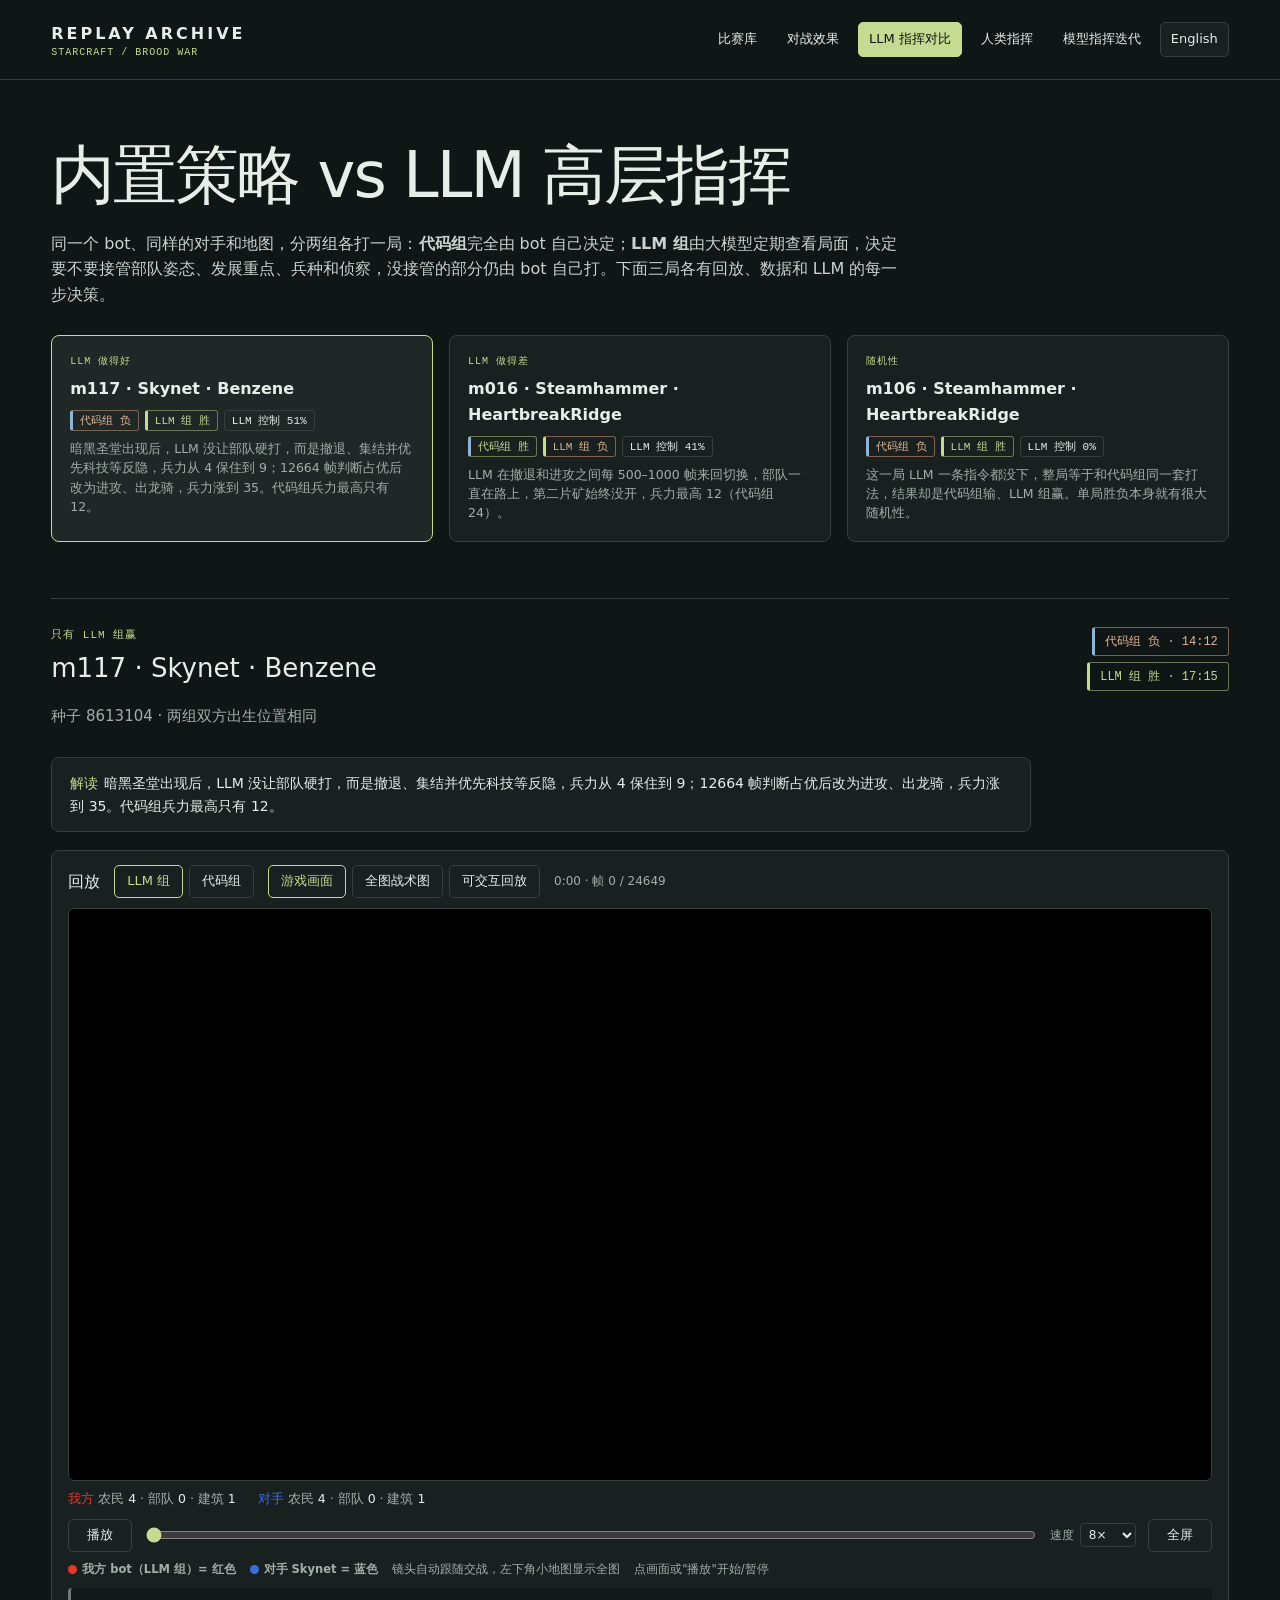
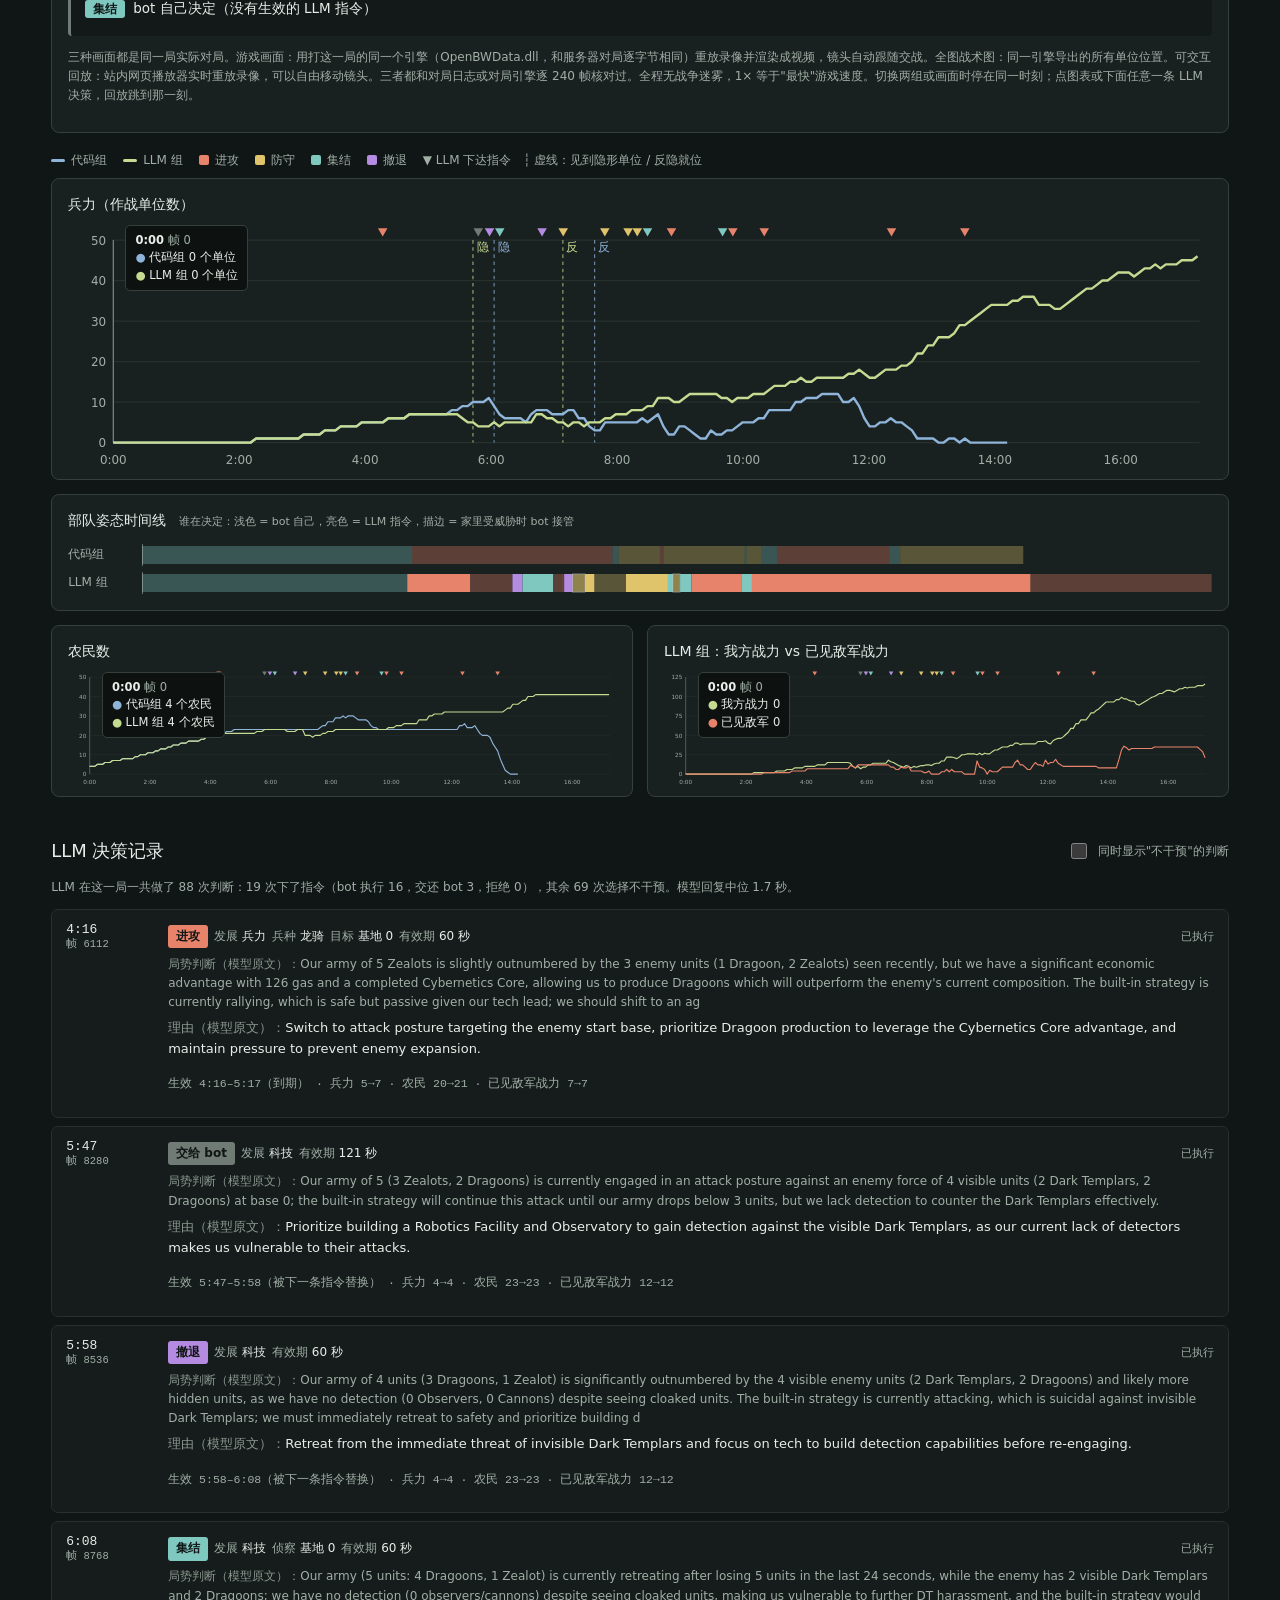
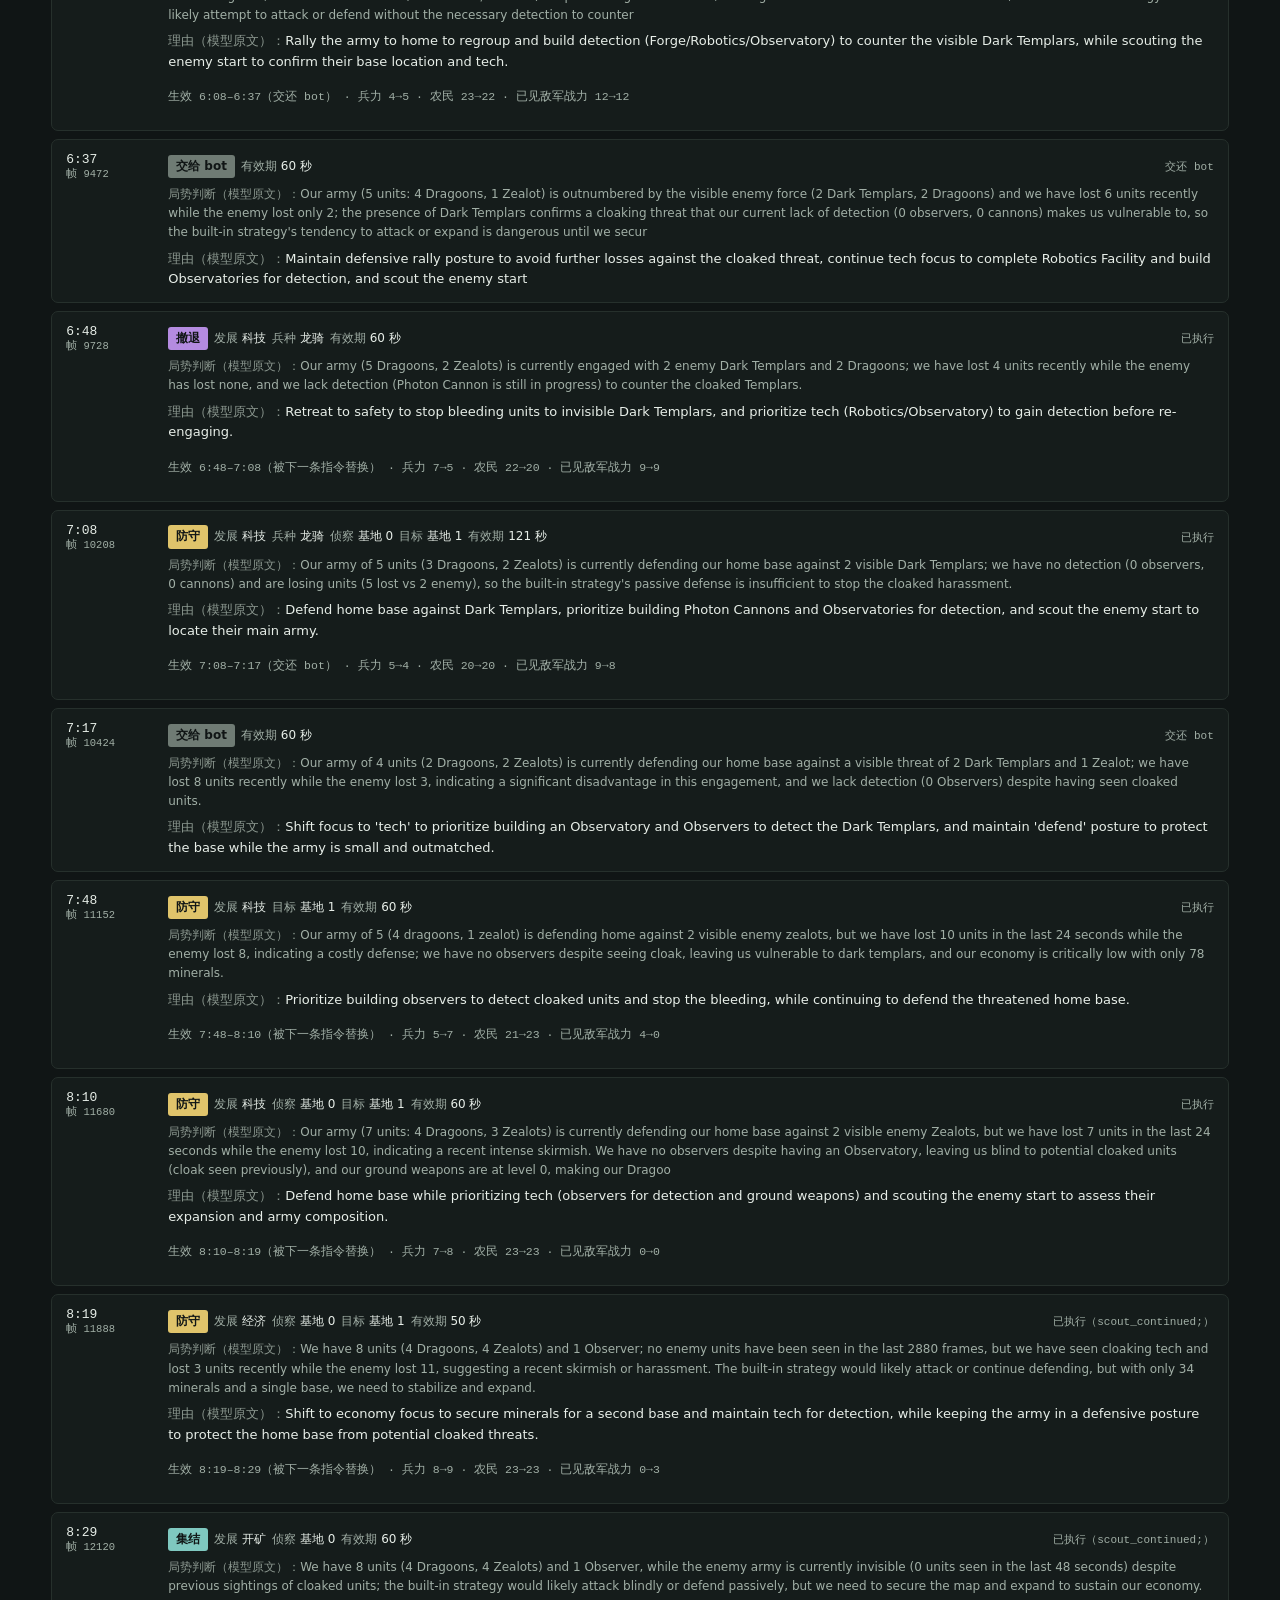
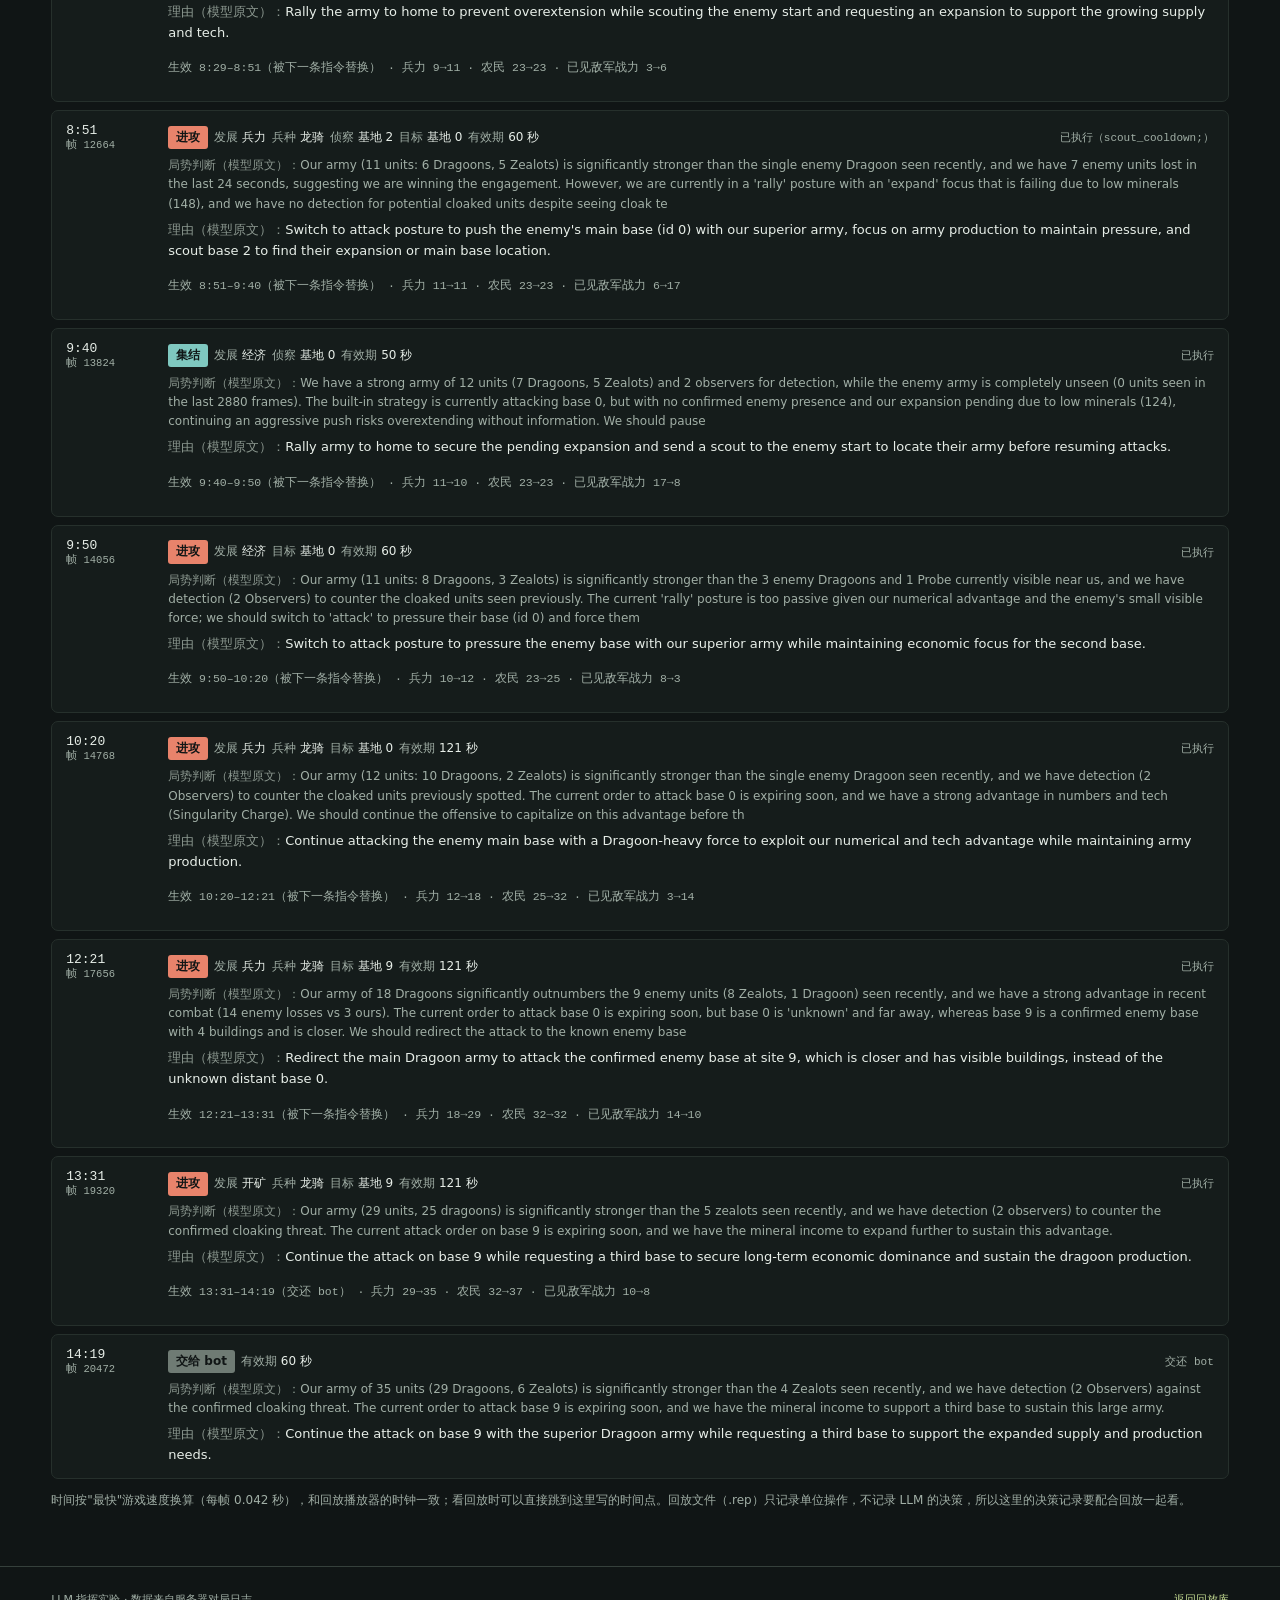
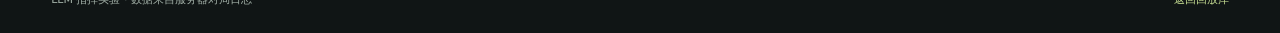
<file: site/llm-vs-code/index.html>
<!doctype html>
<html lang="zh-CN"><head><meta charset="utf-8"><meta name="viewport" content="width=device-width,initial-scale=1">
<meta name="description" content="三局对战：同一个 bot 的内置策略与 LLM 高层指挥对比，含回放和 LLM 每一步决策。">
<title data-nav-title="llm">LLM 指挥对比 · Replay Archive</title><link rel="icon" href="data:,">
<link rel="stylesheet" href="../app.css"><link rel="stylesheet" href="compare.css"><script src="../navigation.js" defer></script><script src="compare.js" defer></script></head>
<body><a href="#main" class="skip">跳到正文</a>
<header><a class="brand" href="../?lang=zh" data-nav>REPLAY ARCHIVE<span>STARCRAFT / BROOD WAR</span></a>
<nav>
  <a href="../?lang=zh" data-nav="library">比赛库</a>
  <a href="../replay-room.html?lang=zh" data-nav="room">对战效果</a>
  <a href="./?lang=zh" data-nav="llm" aria-current="page">LLM 指挥对比</a>
  <a href="../human-commander/?lang=zh" data-nav="human">人类指挥</a>
  <a href="../model-commander/?lang=zh" data-nav="model">模型指挥迭代</a>
  <button id="language" type="button" lang="en">English</button>
</nav></header>
<main id="main" lang="zh-CN">

<section class="hero">
  <h1>内置策略 vs LLM 高层指挥</h1>
  <p class="lede">同一个 bot、同样的对手和地图，分两组各打一局：<b>代码组</b>完全由 bot 自己决定；<b>LLM 组</b>由大模型定期查看局面，决定要不要接管部队姿态、发展重点、兵种和侦察，没接管的部分仍由 bot 自己打。下面三局各有回放、数据和 LLM 的每一步决策。</p>
  <div class="highlights" id="games"></div>
</section>

<section id="detail" hidden>
  <div class="detail-head"><div><p class="eyebrow" id="d-eyebrow"></p><h2 id="d-title"></h2><p id="d-sub" class="muted"></p></div><div class="result-chips" id="d-results"></div></div>
  <p class="reading" id="d-reading" hidden></p>
  <div class="replay-card" id="replay" hidden>
    <div class="replay-head"><h3>回放</h3><div class="arm-switch" role="group" aria-label="选择哪一组的回放"><button data-arm="llm" aria-pressed="true">LLM 组</button><button data-arm="code" aria-pressed="false">代码组</button></div><div class="arm-switch" id="mode-switch" role="group" aria-label="画面"><button data-mode="video" aria-pressed="true">游戏画面</button><button data-mode="map" aria-pressed="false">全图战术图</button><button data-mode="live" aria-pressed="false">可交互回放</button></div><span class="muted small" id="replay-clock"></span></div>
    <div class="replay-screen" id="replay-screen"><video id="replay-video" preload="auto" playsinline muted></video><iframe id="replay-frame" title="可交互回放" allow="fullscreen" hidden></iframe><canvas id="replay-canvas" width="1024" height="896" aria-label="对局俯视战术图" hidden></canvas><div class="replay-loading" id="replay-loading" hidden></div></div>
    <div class="replay-hud" id="replay-hud"></div>
    <div class="replay-controls" id="replay-controls"><button id="replay-play" aria-pressed="false">播放</button><input type="range" id="replay-seek" min="0" max="1" step="1" value="0" aria-label="回放进度"><label class="muted small">速度 <select id="replay-speed"><option value="1">1×</option><option value="2">2×</option><option value="4">4×</option><option value="8">8×</option><option value="16">16×</option><option value="32">32×</option></select></label><button id="replay-full">全屏</button></div>
    <div class="replay-legend" id="replay-legend"></div>
    <div class="caption" id="replay-caption" aria-live="polite"></div>
    <p class="muted small">三种画面都是同一局实际对局。游戏画面：用打这一局的同一个引擎（OpenBWData.dll，和服务器对局逐字节相同）重放录像并渲染成视频，镜头自动跟随交战。全图战术图：同一引擎导出的所有单位位置。可交互回放：站内网页播放器实时重放录像，可以自由移动镜头。三者都和对局日志或对局引擎逐 240 帧核对过。全程无战争迷雾，1× 等于"最快"游戏速度。切换两组或画面时停在同一时刻；点图表或下面任意一条 LLM 决策，回放跳到那一刻。</p>
  </div>
  <div class="legend" id="d-legend"></div>
  <div class="chart-card"><h3>兵力（作战单位数）</h3><div class="chart" id="c-army"></div></div>
  <div class="chart-card"><h3>部队姿态时间线 <small>谁在决定：浅色 = bot 自己，亮色 = LLM 指令，描边 = 家里受威胁时 bot 接管</small></h3><div class="bands" id="c-bands"></div></div>
  <div class="two-col">
    <div class="chart-card"><h3>农民数</h3><div class="chart" id="c-workers"></div></div>
    <div class="chart-card"><h3>LLM 组：我方战力 vs 已见敌军战力</h3><div class="chart" id="c-strength"></div></div>
  </div>
  <div class="log-head"><h3>LLM 决策记录</h3><label class="toggle"><input type="checkbox" id="show-keep"> 同时显示"不干预"的判断</label></div>
  <p class="muted small" id="log-note"></p>
  <ol class="log" id="d-log"></ol>
  <p class="muted small">时间按"最快"游戏速度换算（每帧 0.042 秒），和回放播放器的时钟一致；看回放时可以直接跳到这里写的时间点。回放文件（.rep）只记录单位操作，不记录 LLM 的决策，所以这里的决策记录要配合回放一起看。</p>
</section>

</main>
<footer lang="zh-CN"><span>LLM 指挥实验 · 数据来自服务器对局日志</span><a href="../?lang=zh" data-nav>返回回放库</a></footer>
</body></html>
</file>
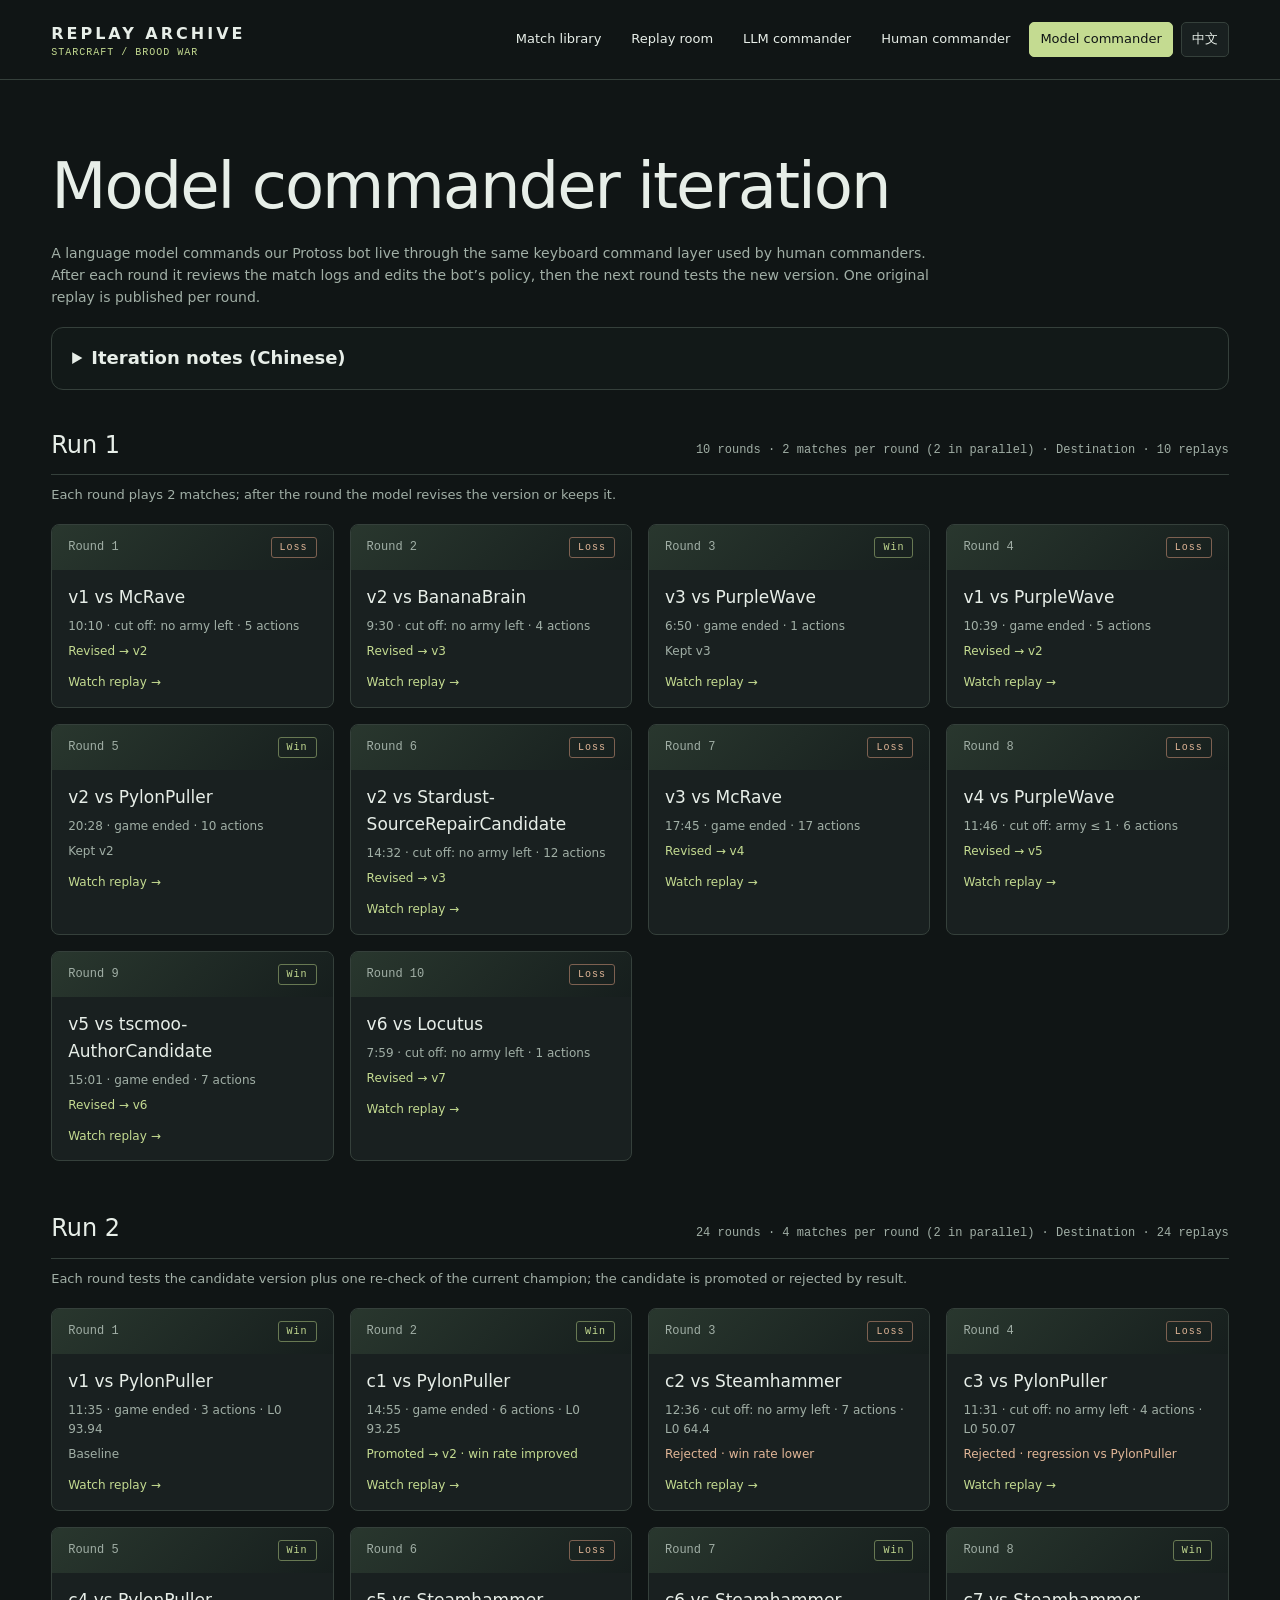
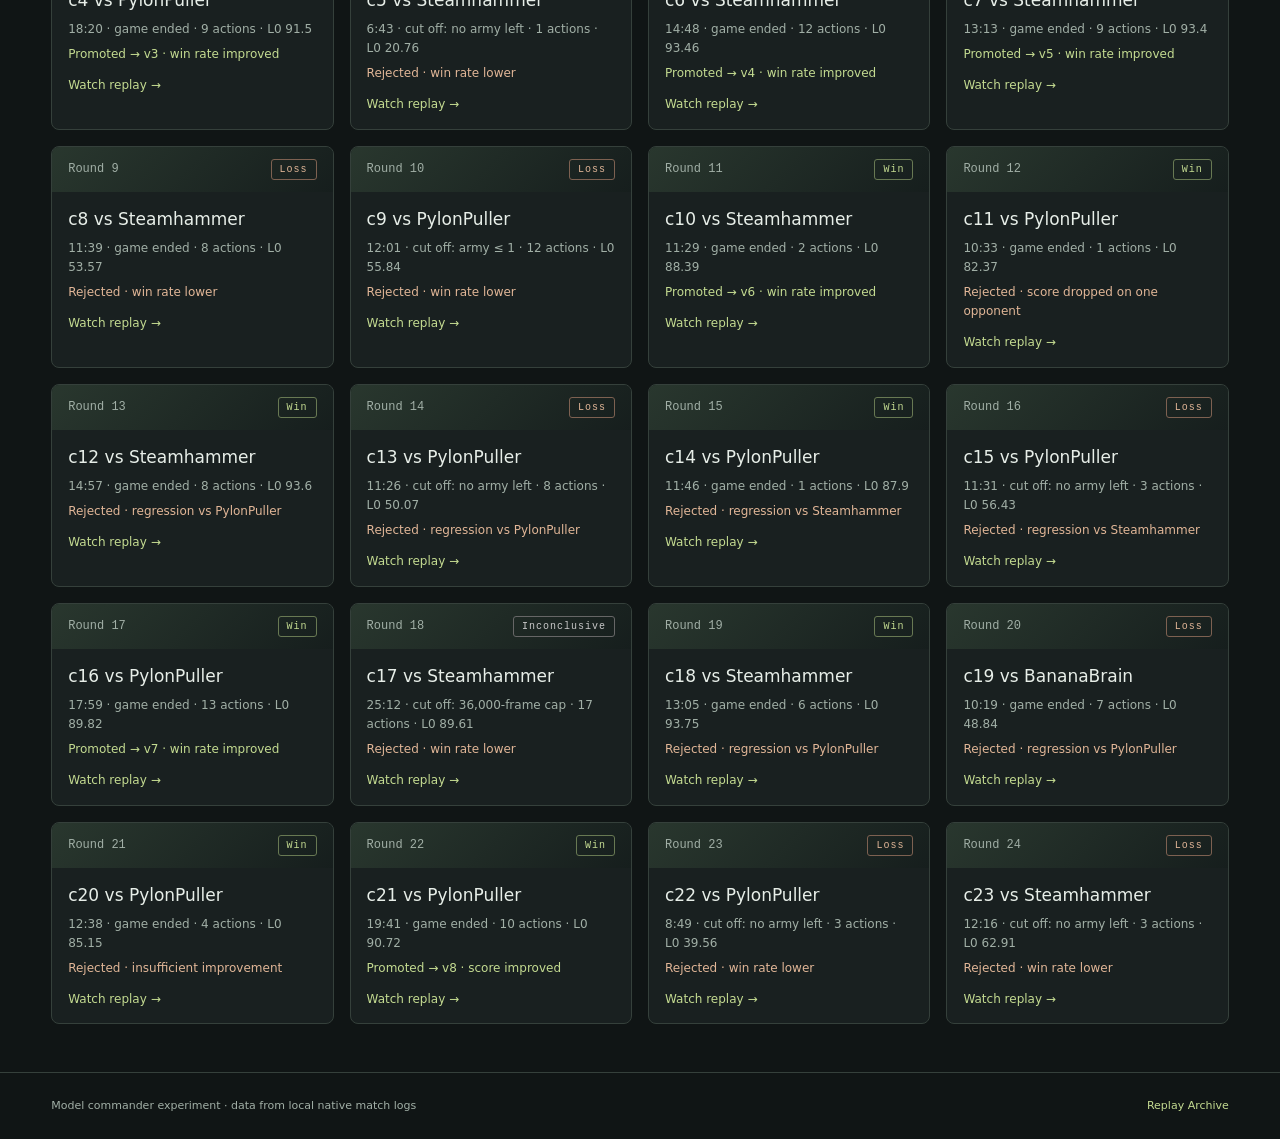
<file: site/model-commander/index.html>
<!doctype html>
<html lang="en">
<head>
  <meta charset="utf-8">
  <meta name="viewport" content="width=device-width,initial-scale=1">
  <meta name="description" content="Model commander self-iteration: one native StarCraft 1.16.1 replay per iteration round with live action timeline.">
  <title data-nav-title="model">Model commander · Replay Archive</title>
  <link rel="icon" href="data:,">
  <link rel="stylesheet" href="../app.css">
  <link rel="stylesheet" href="mc.css">
  <script src="../navigation.js" defer></script>
  <script src="mc.js" defer></script>
</head>
<body>
  <a href="#main" class="skip">Skip to content</a>
  <header>
    <a class="brand" href="../" data-nav>REPLAY ARCHIVE<span>STARCRAFT / BROOD WAR</span></a>
    <nav>
      <a href="../" data-nav="library">Match library</a>
      <a href="../replay-room.html" data-nav="room">Replay room</a>
      <a href="../llm-vs-code/" data-nav="llm">LLM commander</a>
      <a href="../human-commander/" data-nav="human">Human commander</a>
      <a href="./" data-nav="model" aria-current="page">Model commander</a>
      <button id="language" type="button" lang="zh-CN">中文</button>
    </nav>
  </header>
  <main id="main" tabindex="-1">
    <section id="mc-library">
      <h1 data-i18n="title">Model commander iteration</h1>
      <p class="mc-intro" data-i18n="intro"></p>
      <section class="mc-iter-box" aria-label="Iteration notes">
        <details>
          <summary data-i18n="iterSummary">Iteration notes</summary>
          <iframe src="iteration.html" title="Model commander iteration notes" loading="lazy" class="mc-iter-frame"></iframe>
        </details>
      </section>
      <div id="mc-runs"></div>
    </section>

    <section id="mc-detail" hidden>
      <a class="back" id="mc-back" href="./" data-i18n="back">← All rounds</a>
      <p class="mc-eyebrow" id="mc-eyebrow"></p>
      <h1 id="mc-title"></h1>
      <p id="mc-meta" class="mc-meta"></p>
      <div class="mc-facts" id="mc-facts"></div>

      <div class="mc-replay-card">
        <div class="player-toolbar">
          <div class="mc-switch" id="mc-view" role="group">
            <button type="button" data-view="all" aria-pressed="true" data-i18n="viewAll">Full map</button>
            <button type="button" data-view="self" aria-pressed="false" data-i18n="viewSelf">Our vision</button>
          </div>
          <span id="mc-clock" class="mc-clock"></span>
          <span id="mc-status" role="status"></span>
          <button id="mc-fullscreen" type="button" data-i18n="fullscreen">Fullscreen</button>
        </div>

        <div class="mc-stage">
          <div id="mc-screen"><iframe id="mc-viewer" title="Interactive replay player" allow="autoplay; fullscreen" allowfullscreen></iframe></div>
          <aside class="mc-panel" aria-live="polite">
            <h4 data-i18n="panelCmd">Current action</h4>
            <div id="mc-last-cmd" class="mc-cmd"></div>
            <h4 data-i18n="panelTask">Active task</h4>
            <div id="mc-task" class="mc-task"></div>
            <h4 data-i18n="panelProd">Building / Producing</h4>
            <div id="mc-prod" class="mc-prod"></div>
            <h4 data-i18n="panelRecent">Recent actions</h4>
            <ol id="mc-recent" class="mc-recent"></ol>
          </aside>
        </div>

        <div class="mc-controls">
          <button id="mc-prev" type="button" data-i18n="prevCmd">◀ Prev action</button>
          <span id="mc-cmd-pos" class="mc-cmd-pos"></span>
          <button id="mc-next" type="button" data-i18n="nextCmd">Next action ▶</button>
          <button id="mc-play" type="button" aria-pressed="false" data-i18n="play">Play</button>
          <input id="mc-seek" type="range" min="0" max="1" step="1" value="0" aria-label="Replay progress">
          <label class="mc-speed"><span data-i18n="speed">Speed</span>
            <select id="mc-speed">
              <option value="1" selected>1×</option>
              <option value="2">2×</option>
              <option value="4">4×</option>
              <option value="8">8×</option>
              <option value="16">16×</option>
            </select>
          </label>
        </div>
        <p class="mc-help" data-i18n="controls"></p>
      </div>

      <div class="mc-log-head">
        <h2 class="mc-h2" data-i18n="logTitle">Action timeline</h2>
        <label class="mc-toggle"><input type="checkbox" id="mc-show-keep"> <span data-i18n="showKeep">Show "keep current" checks</span></label>
      </div>
      <p class="mc-help" id="mc-log-note"></p>
      <ol class="mc-log" id="mc-log"></ol>

      <h2 class="mc-h2" data-i18n="roundTable">All matches in this round</h2>
      <table class="mc-table" id="mc-round"></table>
      <p class="mc-help" id="mc-files"></p>
    </section>

    <section id="mc-missing" class="empty" hidden>
      <h1 data-i18n="missing">Replay unavailable</h1>
      <a class="button" href="./" data-i18n="back">← All rounds</a>
    </section>
    <section id="mc-error" class="empty" role="alert" hidden>
      <h2 data-i18n="loadError">The page could not load.</h2>
      <p id="mc-error-detail"></p>
    </section>
  </main>
  <footer><span data-i18n="footer">Model commander experiment · data from local native match logs</span><a href="../" data-nav>Replay Archive</a></footer>
</body>
</html>
</file>
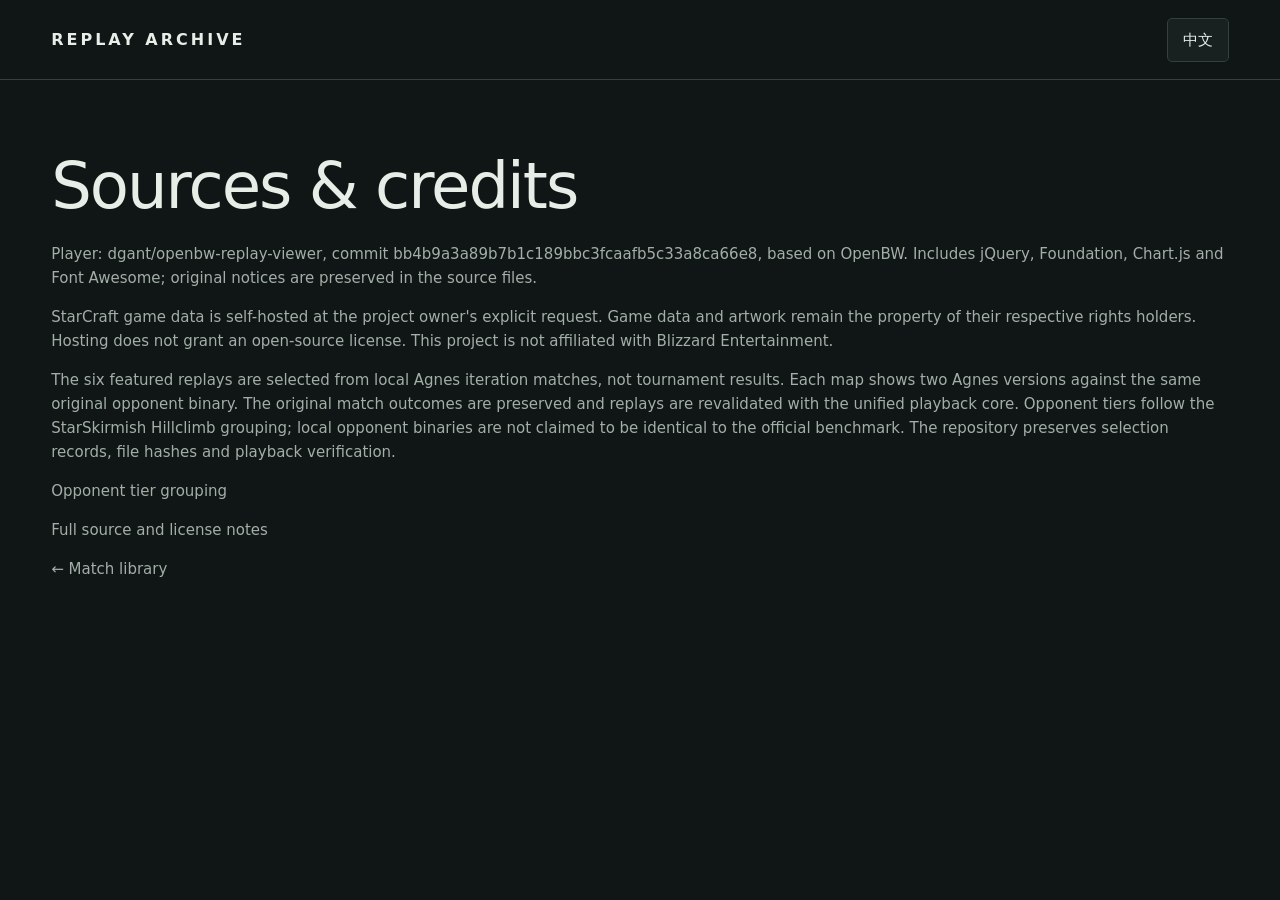
<file: site/credits.html>
<!doctype html><html lang="en"><head><meta charset="utf-8"><meta name="viewport" content="width=device-width,initial-scale=1"><title>Sources & credits · Replay Archive</title><link rel="stylesheet" href="app.css"><script src="credits.js" defer></script></head><body><header><a class="brand" href="./">REPLAY ARCHIVE</a><button id="language">中文</button></header><main><section id="en"><h1>Sources & credits</h1><p>Player: <a href="https://github.com/dgant/openbw-replay-viewer">dgant/openbw-replay-viewer</a>, commit bb4b9a3a89b7b1c189bbc3fcaafb5c33a8ca66e8, based on OpenBW. Includes jQuery, Foundation, Chart.js and Font Awesome; original notices are preserved in the source files.</p><p>StarCraft game data is self-hosted at the project owner's explicit request. Game data and artwork remain the property of their respective rights holders. Hosting does not grant an open-source license. This project is not affiliated with Blizzard Entertainment.</p><p>The six featured replays are selected from local Agnes iteration matches, not tournament results. Each map shows two Agnes versions against the same original opponent binary. The original match outcomes are preserved and replays are revalidated with the unified playback core. Opponent tiers follow the StarSkirmish Hillclimb grouping; local opponent binaries are not claimed to be identical to the official benchmark. The repository preserves selection records, file hashes and playback verification.</p><p><a href="https://starskirmish.com/hillclimb/">Opponent tier grouping</a></p><p><a href="https://github.com/lmnst/starcraft-replays/blob/main/THIRD_PARTY.md">Full source and license notes</a></p></section><section id="zh" lang="zh-CN" hidden><h1>来源与声明</h1><p>播放器来自 <a href="https://github.com/dgant/openbw-replay-viewer">dgant/openbw-replay-viewer</a>，固定提交 bb4b9a3a89b7b1c189bbc3fcaafb5c33a8ca66e8，基于 OpenBW。保留 jQuery、Foundation、Chart.js、Font Awesome 的上游声明。</p><p>游戏资源按项目所有者明确要求公开自托管，版权归相应权利人所有，不因托管获得新的开源许可。本项目与暴雪娱乐无关联。</p><p>六份精选回放来自 Agnes 本地迭代对局，不代表赛事成绩。每张地图展示两个 Agnes 版本，对阵同一份原版对手文件；保留原始真实胜负，并用统一播放核心重新验证回放。等级沿用 StarSkirmish Hillclimb 分组，不宣称本地对手二进制与官方评测版本完全一致。仓库保留选局记录、文件哈希和播放验证。</p><p><a href="https://starskirmish.com/hillclimb/">对手等级分组</a></p><p><a href="https://github.com/lmnst/starcraft-replays/blob/main/THIRD_PARTY.md">完整来源及许可记录</a></p></section><p><a id="back" href="./">← Match library</a></p></main></body></html>
</file>
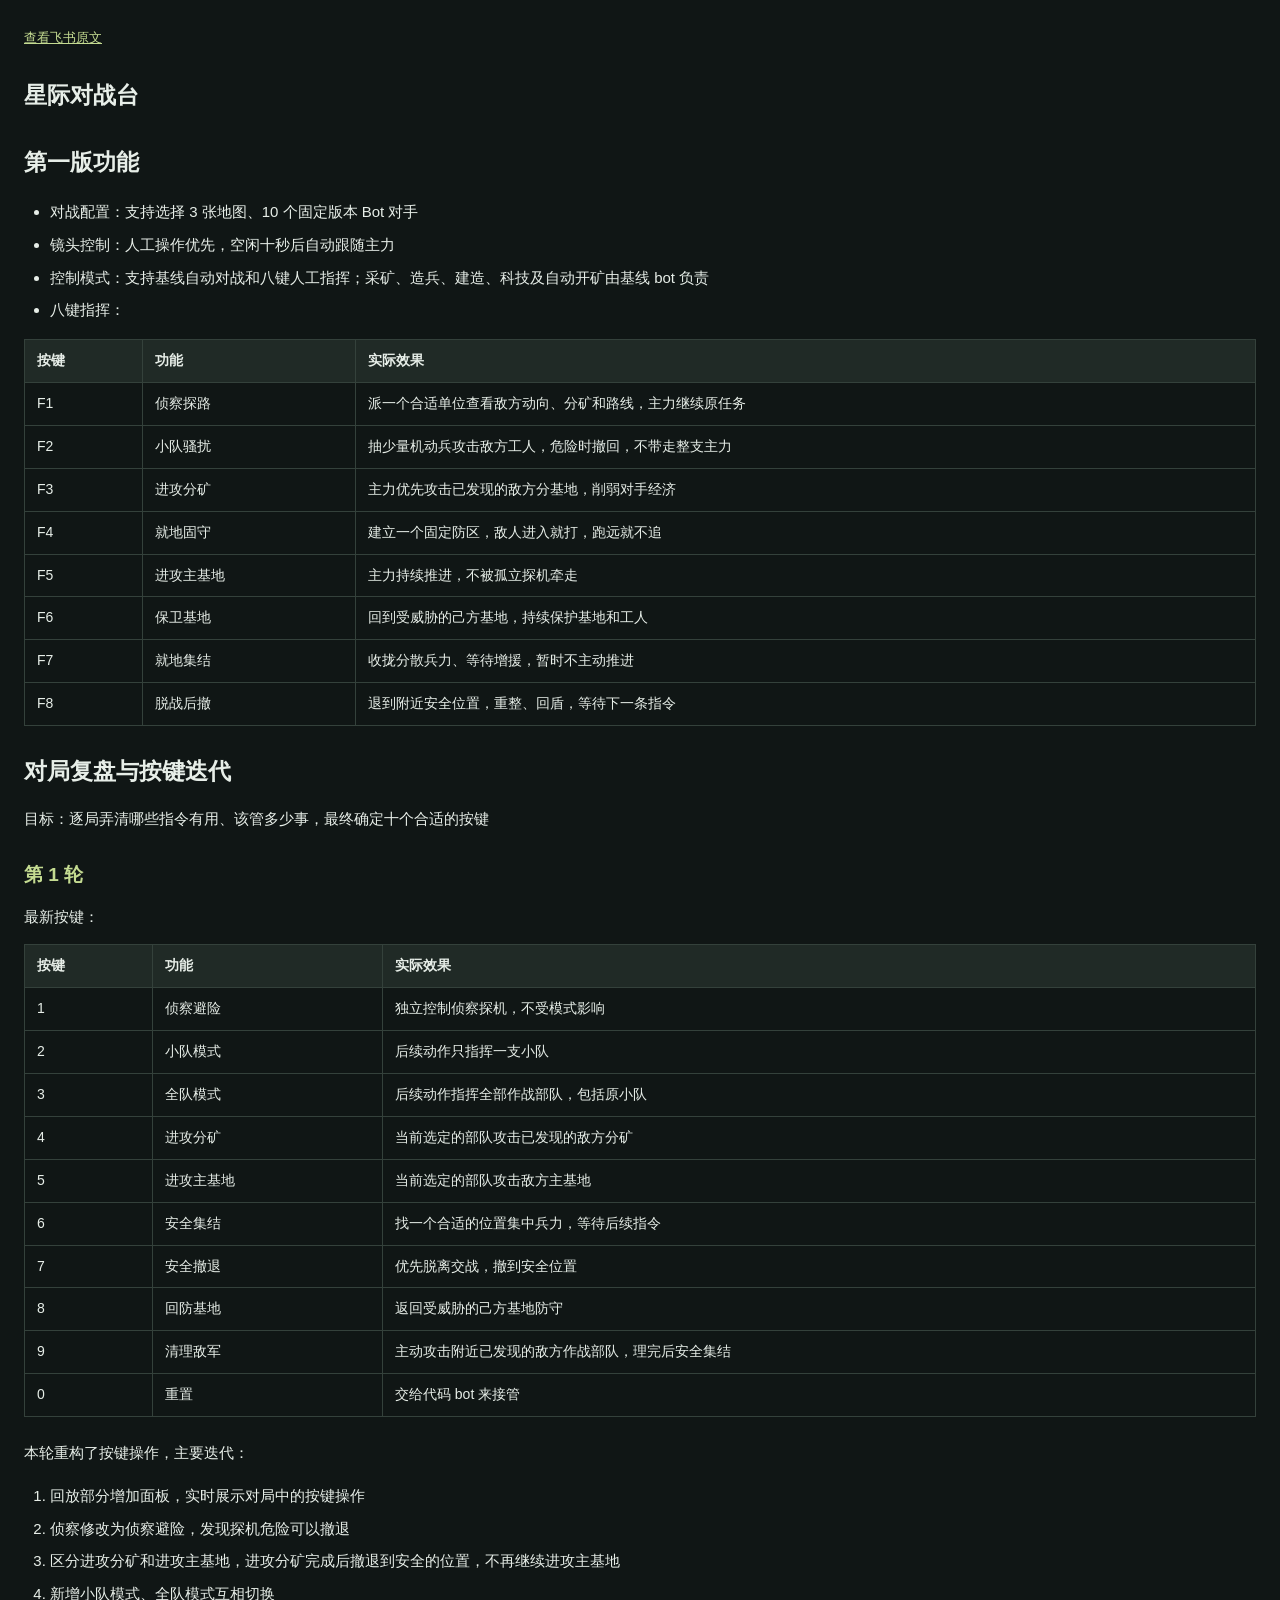
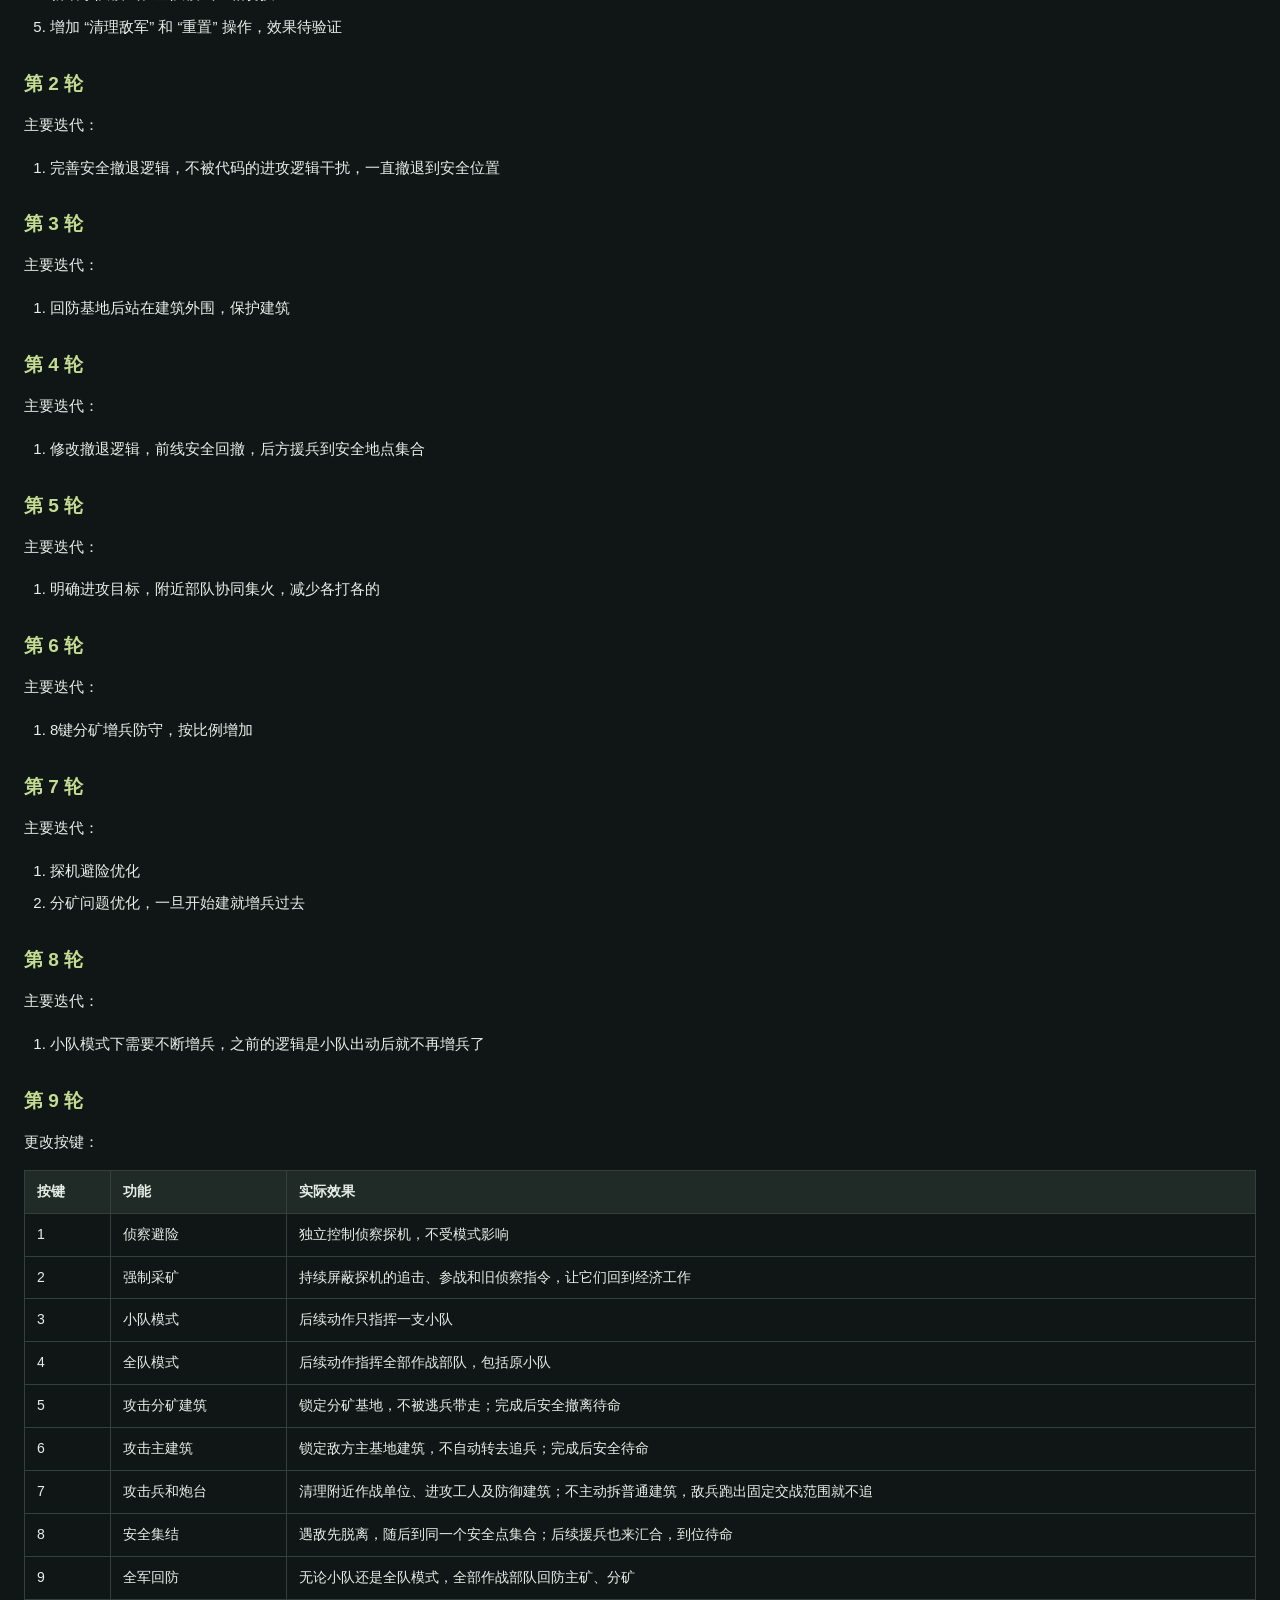
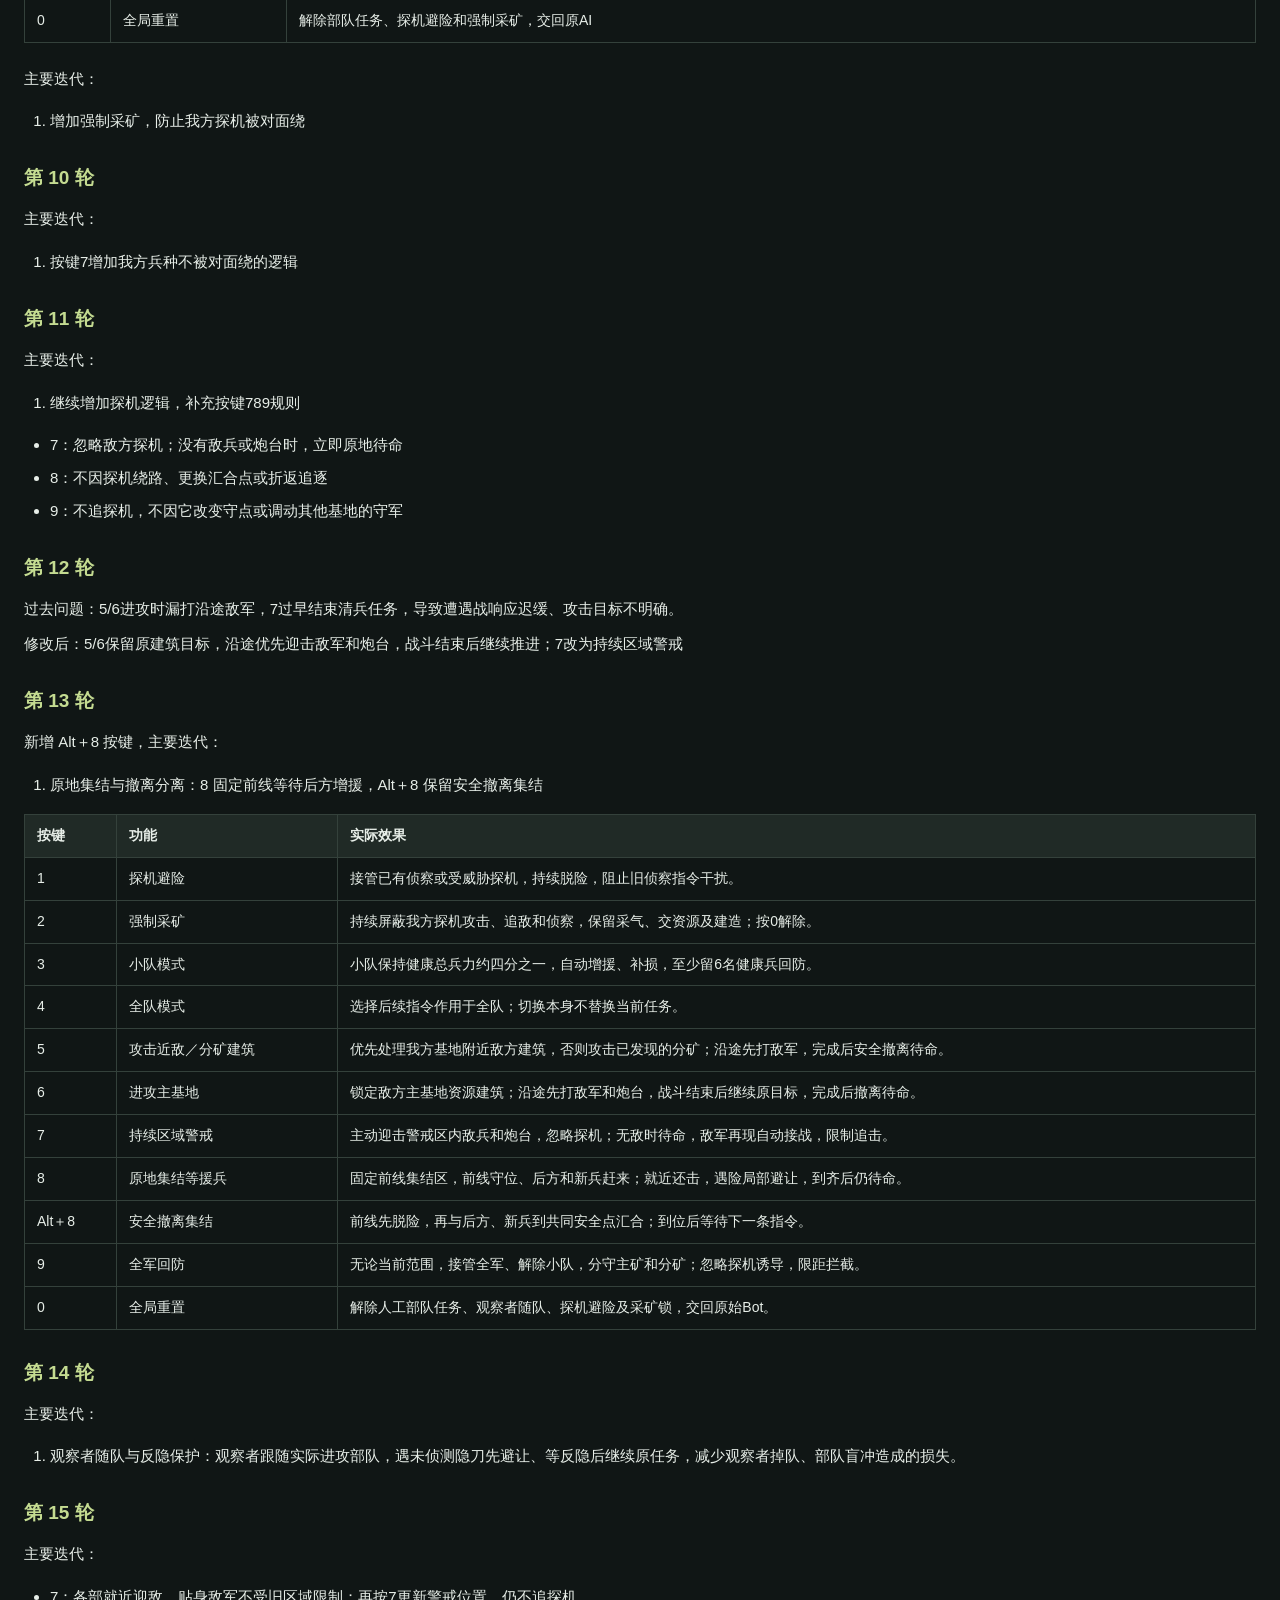
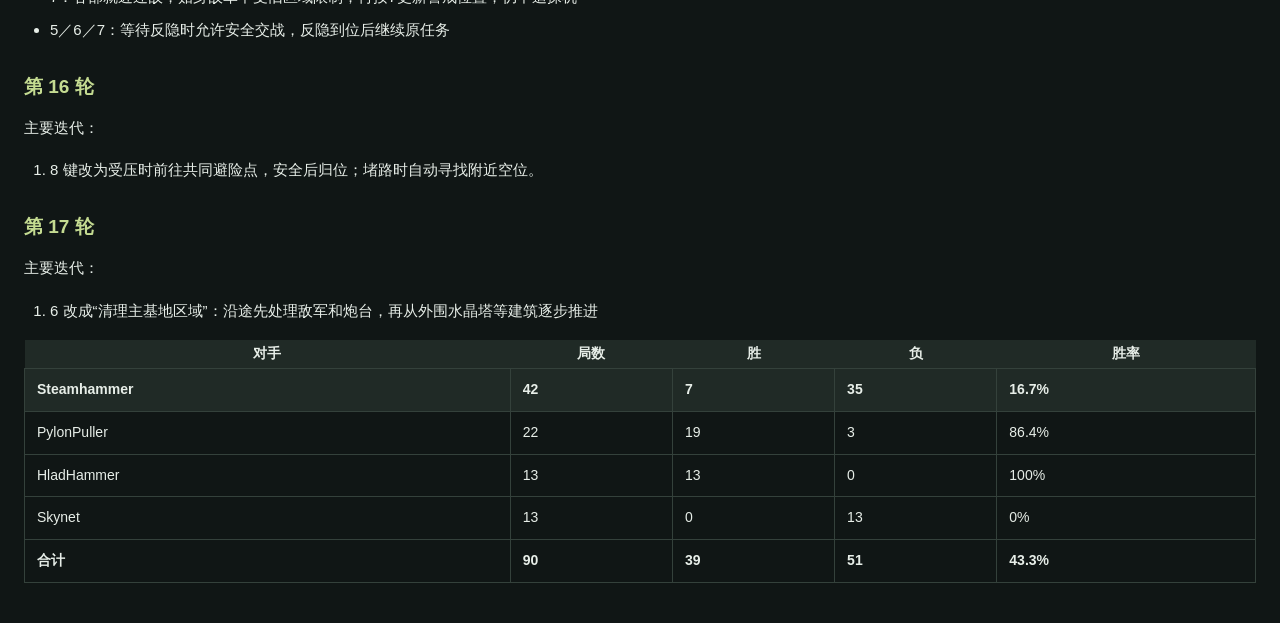
<file: site/human-commander/iteration.html>
<!doctype html>
<html lang="zh-CN"><head><meta charset="utf-8"><meta name="viewport" content="width=device-width,initial-scale=1"><title>迭代过程 · 人类指挥</title><style>html{color-scheme:dark}body{margin:0;background:#101615;color:#e7eee8;font:15px/1.85 "Microsoft YaHei",sans-serif;padding:18px 24px;overflow-wrap:anywhere}h1{font-size:23px;margin:24px 0 12px}h2{font-size:19px;margin:25px 0 10px;color:#c4db91}p{margin:8px 0}ul,ol{padding-left:26px}li{margin:5px 0}table{width:100%;border-collapse:collapse;margin:14px 0 22px;font-size:14px}td{border:1px solid #34413b;padding:8px 12px;vertical-align:top}td p{margin:0}tr:first-child{font-weight:600;background:#202a26}code{font-size:13px}a{color:#c4db91}.source{font-size:13px;color:#a3b2a8;margin-bottom:20px}@media(max-width:600px){body{padding:12px}td{padding:6px}table{font-size:12px}}</style></head><body>
<p class="source"><a href="https://my.feishu.cn/wiki/BQaKwJNNfi1YFZkgOcxcBGt1nyd" target="_blank" rel="noopener noreferrer">查看飞书原文</a></p>
<article><h1>星际对战台</h1><h1>第一版功能</h1><ul><li>对战配置：支持选择 3 张地图、10 个固定版本 Bot 对手</li><li>镜头控制：人工操作优先，空闲十秒后自动跟随主力</li><li>控制模式：支持基线自动对战和八键人工指挥；采矿、造兵、建造、科技及自动开矿由基线 bot 负责</li><li>八键指挥：</li></ul><table><colgroup><col/><col/><col/></colgroup><tbody><tr><td><p>按键</p></td><td><p>功能</p></td><td><p>实际效果</p></td></tr><tr><td><p>F1</p></td><td><p>侦察探路</p></td><td><p>派一个合适单位查看敌方动向、分矿和路线，主力继续原任务</p></td></tr><tr><td><p>F2</p></td><td><p>小队骚扰</p></td><td><p>抽少量机动兵攻击敌方工人，危险时撤回，不带走整支主力</p></td></tr><tr><td><p>F3</p></td><td><p>进攻分矿</p></td><td><p>主力优先攻击已发现的敌方分基地，削弱对手经济</p></td></tr><tr><td><p>F4</p></td><td><p>就地固守</p></td><td><p>建立一个固定防区，敌人进入就打，跑远就不追</p></td></tr><tr><td><p>F5</p></td><td><p>进攻主基地</p></td><td><p>主力持续推进，不被孤立探机牵走</p></td></tr><tr><td><p>F6</p></td><td><p>保卫基地</p></td><td><p>回到受威胁的己方基地，持续保护基地和工人</p></td></tr><tr><td><p>F7</p></td><td><p>就地集结</p></td><td><p>收拢分散兵力、等待增援，暂时不主动推进</p></td></tr><tr><td><p>F8</p></td><td><p>脱战后撤</p></td><td><p>退到附近安全位置，重整、回盾，等待下一条指令</p></td></tr></tbody></table><h1>对局复盘与按键迭代</h1><p>目标：逐局弄清哪些指令有用、该管多少事，最终确定十个合适的按键</p><h2>第 1 轮</h2><p>最新按键：</p><table><colgroup><col/><col/><col/></colgroup><tbody><tr><td><p>按键</p></td><td><p>功能</p></td><td><p>实际效果</p></td></tr><tr><td><p>1</p></td><td><p>侦察避险</p></td><td><p>独立控制侦察探机，不受模式影响</p></td></tr><tr><td><p>2</p></td><td><p>小队模式</p></td><td><p>后续动作只指挥一支小队</p></td></tr><tr><td><p>3</p></td><td><p>全队模式</p></td><td><p>后续动作指挥全部作战部队，包括原小队</p></td></tr><tr><td><p>4</p></td><td><p>进攻分矿</p></td><td><p>当前选定的部队攻击已发现的敌方分矿</p></td></tr><tr><td><p>5</p></td><td><p>进攻主基地</p></td><td><p>当前选定的部队攻击敌方主基地</p></td></tr><tr><td><p>6</p></td><td><p>安全集结</p></td><td><p>找一个合适的位置集中兵力，等待后续指令</p></td></tr><tr><td><p>7</p></td><td><p>安全撤退</p></td><td><p>优先脱离交战，撤到安全位置</p></td></tr><tr><td><p>8</p></td><td><p>回防基地</p></td><td><p>返回受威胁的己方基地防守</p></td></tr><tr><td><p>9</p></td><td><p>清理敌军</p></td><td><p>主动攻击附近已发现的敌方作战部队，理完后安全集结</p></td></tr><tr><td><p>0</p></td><td><p>重置</p></td><td><p>交给代码 bot 来接管</p></td></tr></tbody></table><p>本轮重构了按键操作，主要迭代：</p><ol><li>回放部分增加面板，实时展示对局中的按键操作</li><li>侦察修改为侦察避险，发现探机危险可以撤退</li><li>区分进攻分矿和进攻主基地，进攻分矿完成后撤退到安全的位置，不再继续进攻主基地</li><li>新增小队模式、全队模式互相切换</li><li>增加 “清理敌军” 和 “重置” 操作，效果待验证</li></ol><h2>第 2 轮</h2><p>主要迭代：</p><ol><li>完善安全撤退逻辑，不被代码的进攻逻辑干扰，一直撤退到安全位置</li></ol><h2>第 3 轮</h2><p>主要迭代：</p><ol><li>回防基地后站在建筑外围，保护建筑</li></ol><h2>第 4 轮</h2><p>主要迭代：</p><ol><li>修改撤退逻辑，前线安全回撤，后方援兵到安全地点集合</li></ol><h2>第 5 轮</h2><p>主要迭代：</p><ol><li>明确进攻目标，附近部队协同集火，减少各打各的</li></ol><h2>第 6 轮</h2><p>主要迭代：</p><ol><li>8键分矿增兵防守，按比例增加</li></ol><h2>第 7 轮</h2><p>主要迭代：</p><ol><li>探机避险优化</li><li>分矿问题优化，一旦开始建就增兵过去</li></ol><h2>第 8 轮</h2><p>主要迭代：</p><ol><li>小队模式下需要不断增兵，之前的逻辑是小队出动后就不再增兵了</li></ol><h2>第 9 轮</h2><p>更改按键：</p><table><colgroup><col/><col/><col/></colgroup><tbody><tr><td><p>按键</p></td><td><p>功能</p></td><td><p>实际效果</p></td></tr><tr><td><p>1</p></td><td><p>侦察避险</p></td><td><p>独立控制侦察探机，不受模式影响</p></td></tr><tr><td><p>2</p></td><td><p>强制采矿</p></td><td><p>持续屏蔽探机的追击、参战和旧侦察指令，让它们回到经济工作</p></td></tr><tr><td><p>3</p></td><td><p>小队模式</p></td><td><p>后续动作只指挥一支小队</p></td></tr><tr><td><p>4</p></td><td><p>全队模式</p></td><td><p>后续动作指挥全部作战部队，包括原小队</p></td></tr><tr><td><p>5</p></td><td><p>攻击分矿建筑</p></td><td><p>锁定分矿基地，不被逃兵带走；完成后安全撤离待命</p></td></tr><tr><td><p>6</p></td><td><p>攻击主建筑</p></td><td><p>锁定敌方主基地建筑，不自动转去追兵；完成后安全待命</p></td></tr><tr><td><p>7</p></td><td><p>攻击兵和炮台</p></td><td><p>清理附近作战单位、进攻工人及防御建筑；不主动拆普通建筑，敌兵跑出固定交战范围就不追</p></td></tr><tr><td><p>8</p></td><td><p>安全集结</p></td><td><p>遇敌先脱离，随后到同一个安全点集合；后续援兵也来汇合，到位待命</p></td></tr><tr><td><p>9</p></td><td><p>全军回防</p></td><td><p>无论小队还是全队模式，全部作战部队回防主矿、分矿</p></td></tr><tr><td><p>0</p></td><td><p>全局重置</p></td><td><p>解除部队任务、探机避险和强制采矿，交回原AI</p></td></tr></tbody></table><p>主要迭代：</p><ol><li>增加强制采矿，防止我方探机被对面绕</li></ol><h2>第 10 轮</h2><p>主要迭代：</p><ol><li>按键7增加我方兵种不被对面绕的逻辑</li></ol><h2>第 11 轮</h2><p>主要迭代：</p><ol><li>继续增加探机逻辑，补充按键789规则</li></ol><ul><li>7：忽略敌方探机；没有敌兵或炮台时，立即原地待命</li><li>8：不因探机绕路、更换汇合点或折返追逐</li><li>9：不追探机，不因它改变守点或调动其他基地的守军</li></ul><h2>第 12 轮</h2><p>过去问题：5/6进攻时漏打沿途敌军，7过早结束清兵任务，导致遭遇战响应迟缓、攻击目标不明确。</p><p>修改后：5/6保留原建筑目标，沿途优先迎击敌军和炮台，战斗结束后继续推进；7改为持续区域警戒</p><h2>第 13 轮</h2><p>新增 Alt＋8 按键，主要迭代：</p><ol><li>原地集结与撤离分离：8 固定前线等待后方增援，Alt＋8 保留安全撤离集结</li></ol><table><colgroup><col/><col/><col/></colgroup><tbody><tr><td><p>按键</p></td><td><p>功能</p></td><td><p>实际效果</p></td></tr><tr><td><p>1</p></td><td><p>探机避险</p></td><td><p>接管已有侦察或受威胁探机，持续脱险，阻止旧侦察指令干扰。</p></td></tr><tr><td><p>2</p></td><td><p>强制采矿</p></td><td><p>持续屏蔽我方探机攻击、追敌和侦察，保留采气、交资源及建造；按0解除。</p></td></tr><tr><td><p>3</p></td><td><p>小队模式</p></td><td><p>小队保持健康总兵力约四分之一，自动增援、补损，至少留6名健康兵回防。</p></td></tr><tr><td><p>4</p></td><td><p>全队模式</p></td><td><p>选择后续指令作用于全队；切换本身不替换当前任务。</p></td></tr><tr><td><p>5</p></td><td><p>攻击近敌／分矿建筑</p></td><td><p>优先处理我方基地附近敌方建筑，否则攻击已发现的分矿；沿途先打敌军，完成后安全撤离待命。</p></td></tr><tr><td><p>6</p></td><td><p>进攻主基地</p></td><td><p>锁定敌方主基地资源建筑；沿途先打敌军和炮台，战斗结束后继续原目标，完成后撤离待命。</p></td></tr><tr><td><p>7</p></td><td><p>持续区域警戒</p></td><td><p>主动迎击警戒区内敌兵和炮台，忽略探机；无敌时待命，敌军再现自动接战，限制追击。</p></td></tr><tr><td><p>8</p></td><td><p>原地集结等援兵</p></td><td><p>固定前线集结区，前线守位、后方和新兵赶来；就近还击，遇险局部避让，到齐后仍待命。</p></td></tr><tr><td><p>Alt＋8</p></td><td><p>安全撤离集结</p></td><td><p>前线先脱险，再与后方、新兵到共同安全点汇合；到位后等待下一条指令。</p></td></tr><tr><td><p>9</p></td><td><p>全军回防</p></td><td><p>无论当前范围，接管全军、解除小队，分守主矿和分矿；忽略探机诱导，限距拦截。</p></td></tr><tr><td><p>0</p></td><td><p>全局重置</p></td><td><p>解除人工部队任务、观察者随队、探机避险及采矿锁，交回原始Bot。</p></td></tr></tbody></table><h2>第 14 轮</h2><p>主要迭代：</p><ol><li>观察者随队与反隐保护：观察者跟随实际进攻部队，遇未侦测隐刀先避让、等反隐后继续原任务，减少观察者掉队、部队盲冲造成的损失。</li></ol><h2>第 15 轮</h2><p>主要迭代：</p><ul><li>7：各部就近迎敌，贴身敌军不受旧区域限制；再按7更新警戒位置，仍不追探机</li><li>5／6／7：等待反隐时允许安全交战，反隐到位后继续原任务</li></ul><h2>第 16 轮</h2><p>主要迭代：</p><ol><li>8 键改为受压时前往共同避险点，安全后归位；堵路时自动寻找附近空位。</li></ol><h2>第 17 轮</h2><p>主要迭代：</p><ol><li>6 改成“清理主基地区域”：沿途先处理敌军和炮台，再从外围水晶塔等建筑逐步推进</li></ol><p></p><p></p><p></p><p></p><p></p><p></p><p></p><p></p><p></p><p></p><p></p><p></p><table id="opponent-results"><thead><tr><th>对手</th><th>局数</th><th>胜</th><th>负</th><th>胜率</th></tr></thead><tbody><tr><td>Steamhammer</td><td>42</td><td>7</td><td>35</td><td>16.7%</td></tr><tr><td>PylonPuller</td><td>22</td><td>19</td><td>3</td><td>86.4%</td></tr><tr><td>HladHammer</td><td>13</td><td>13</td><td>0</td><td>100%</td></tr><tr><td>Skynet</td><td>13</td><td>0</td><td>13</td><td>0%</td></tr><tr><td><b>合计</b></td><td><b>90</b></td><td><b>39</b></td><td><b>51</b></td><td><b>43.3%</b></td></tr></tbody></table></article>
</body></html>
</file>
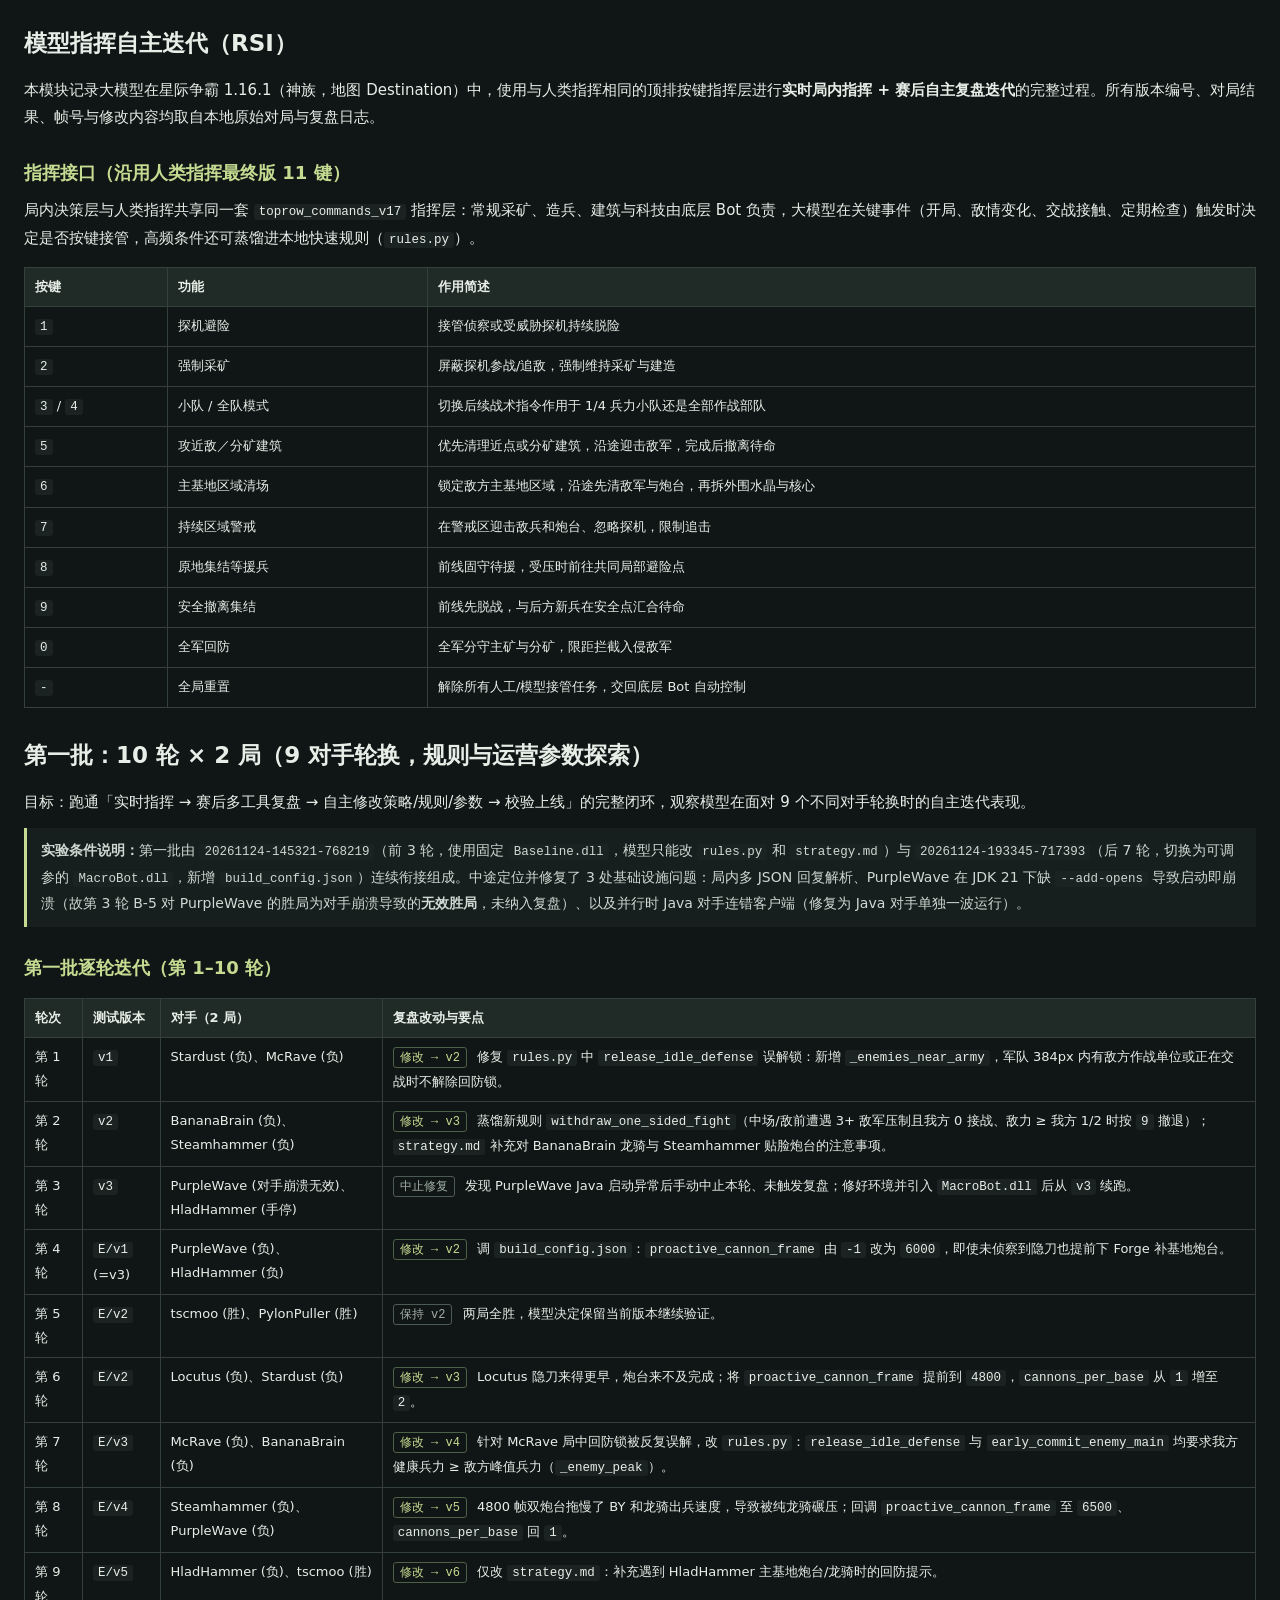
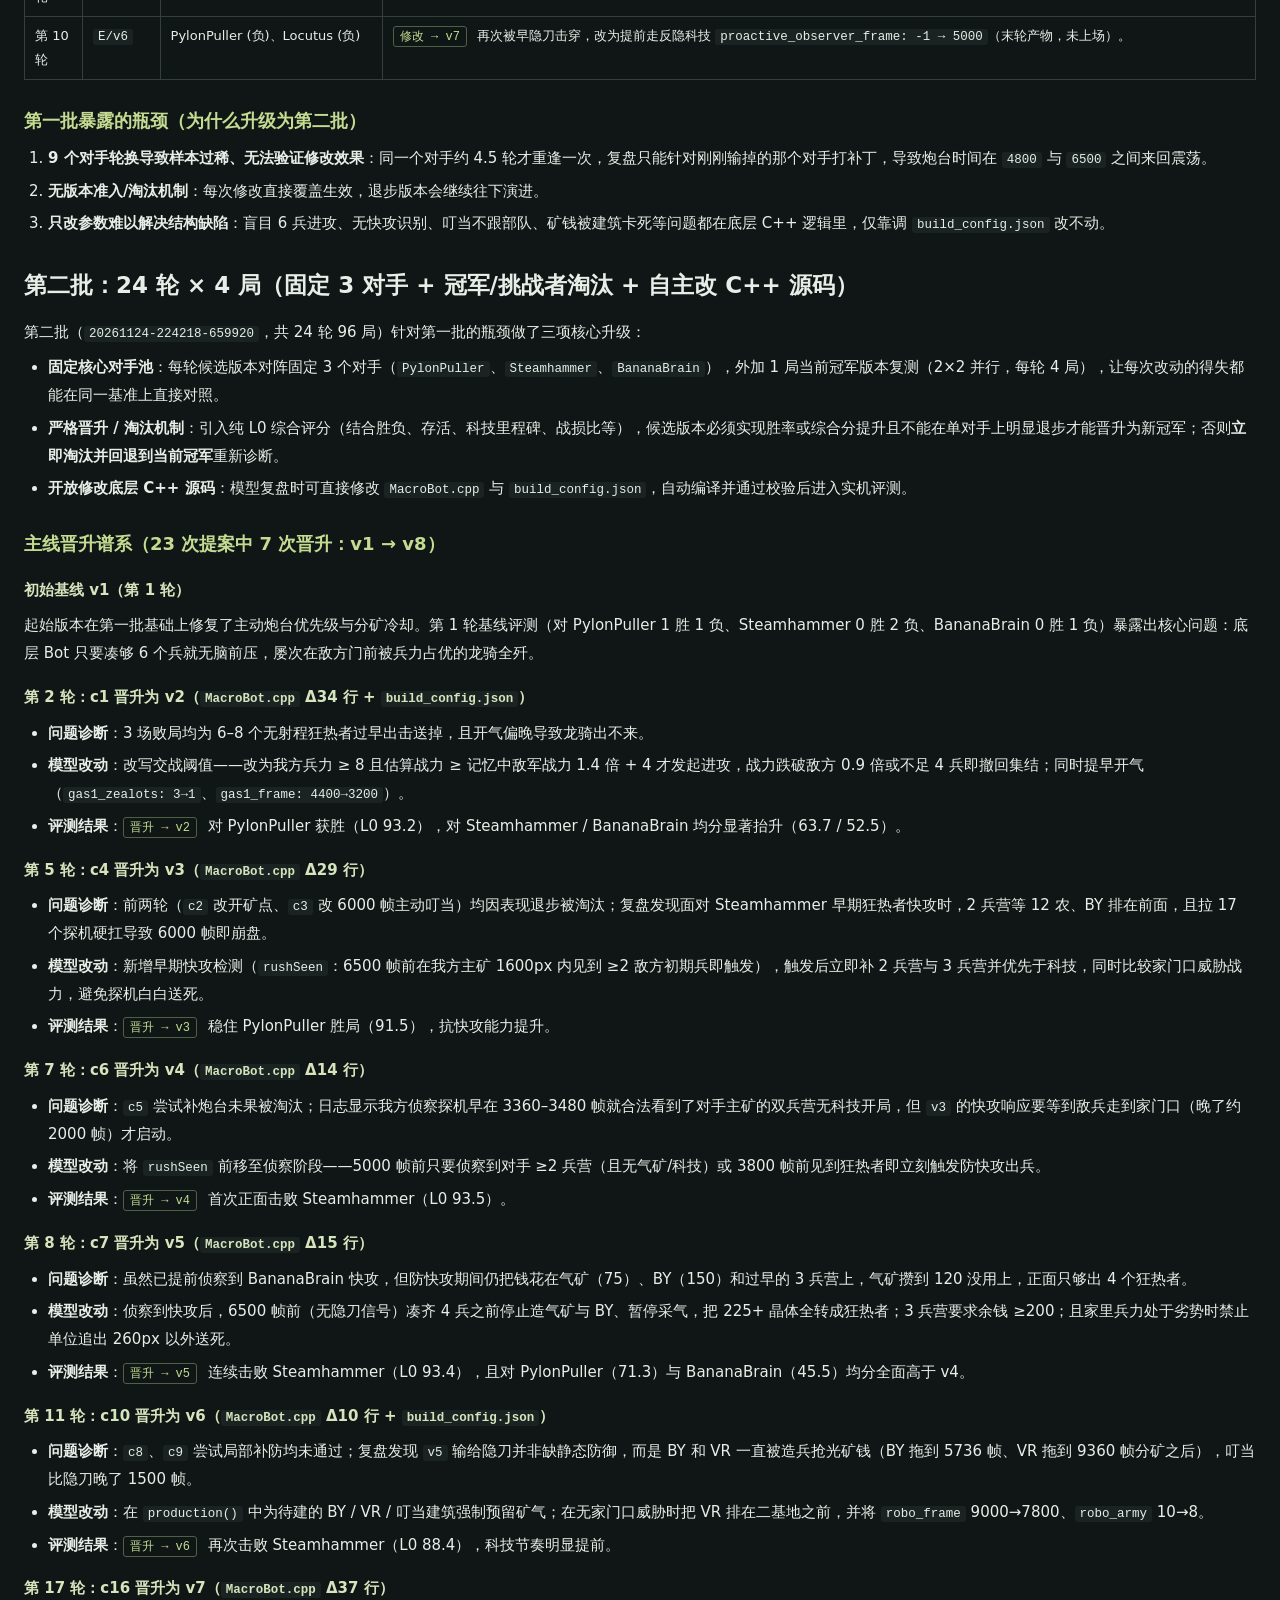
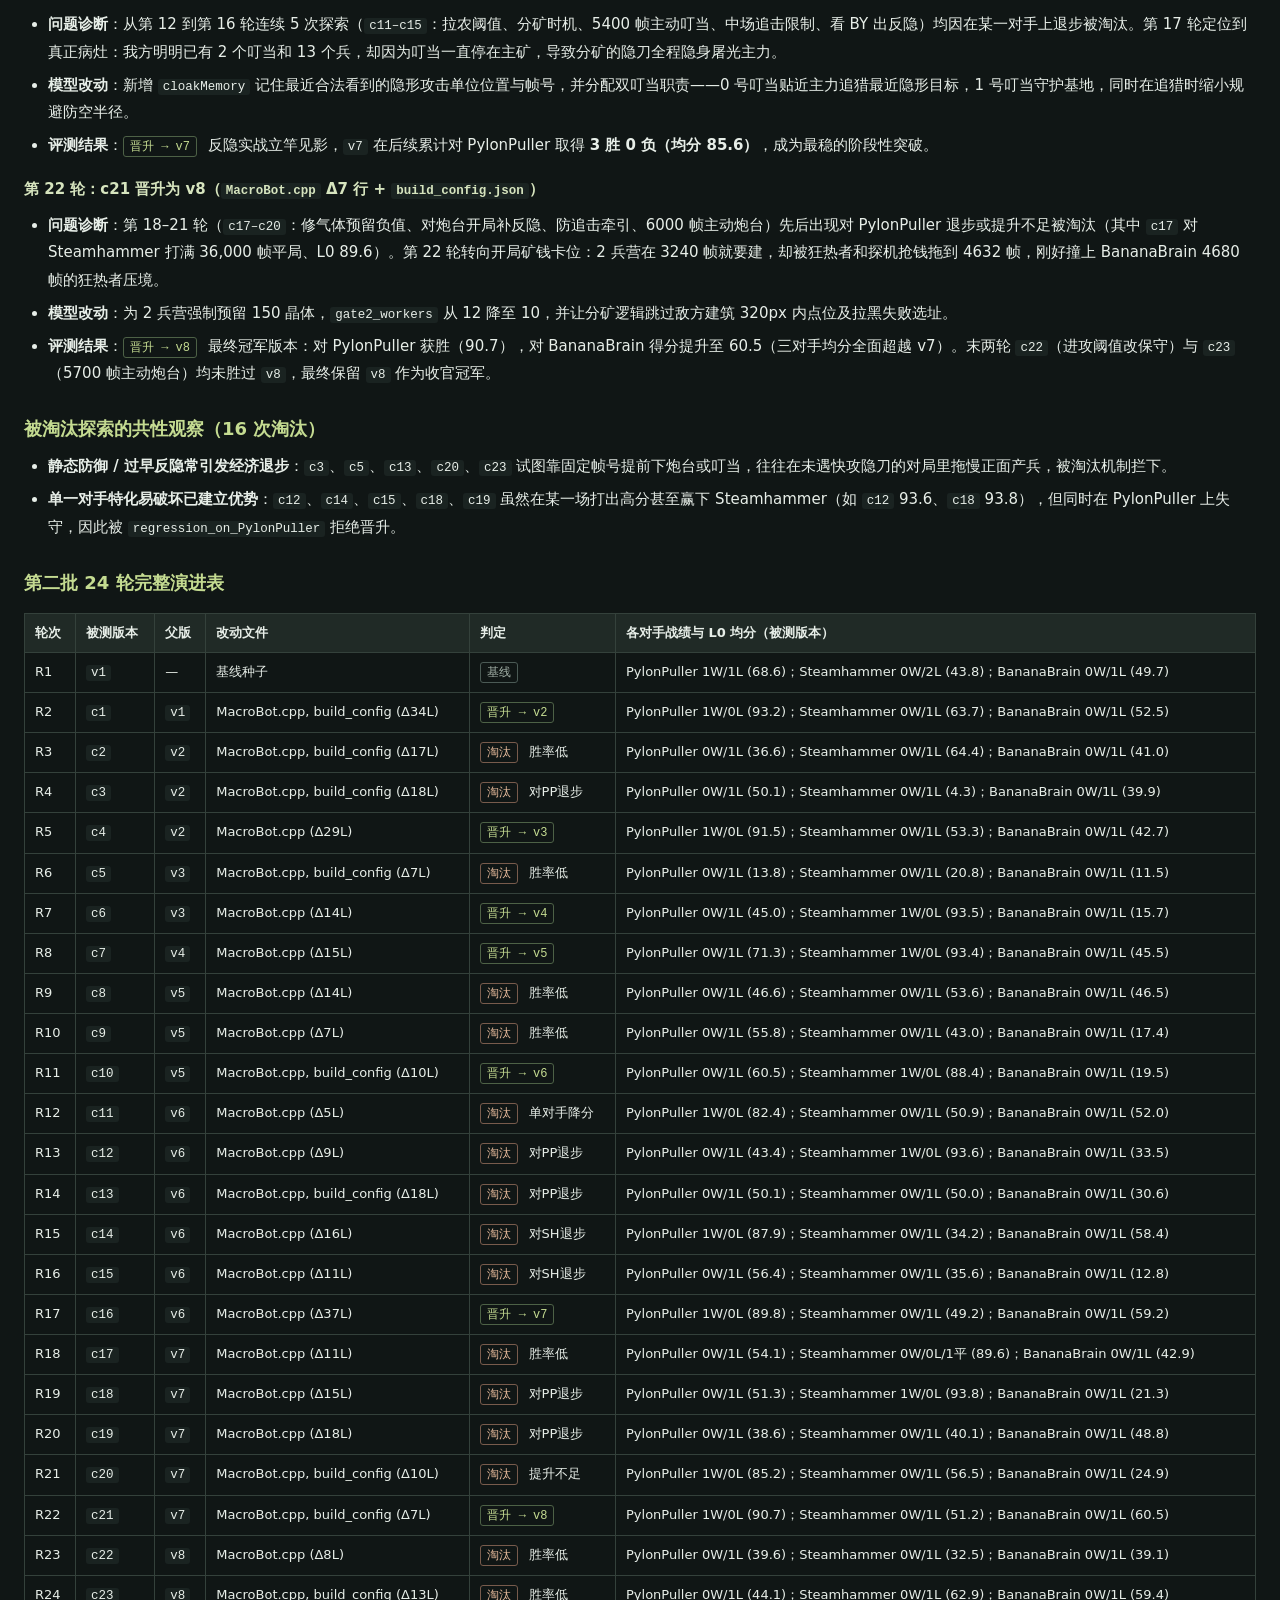
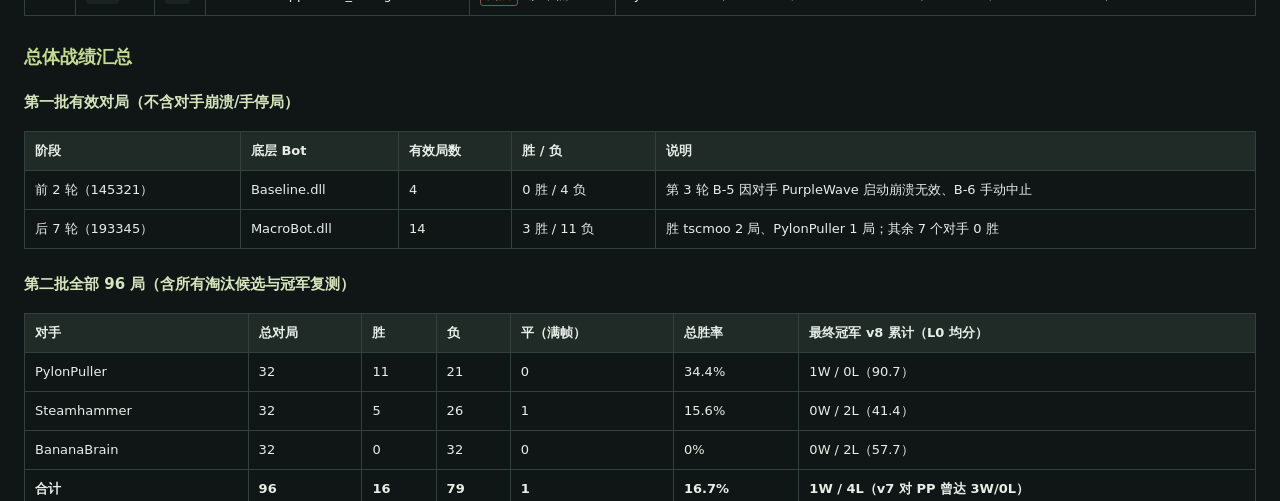
<file: site/model-commander/iteration.html>
<!doctype html>
<html lang="zh-CN">
<head>
<meta charset="utf-8">
<meta name="viewport" content="width=device-width,initial-scale=1">
<title>迭代过程 · 模型指挥迭代</title>
<style>
html{color-scheme:dark}
body{margin:0;background:#101615;color:#e7eee8;font:15px/1.85 "Microsoft YaHei",system-ui,sans-serif;padding:18px 24px;overflow-wrap:anywhere}
h1{font-size:23px;margin:26px 0 12px}
h1:first-child{margin-top:4px}
h2{font-size:18px;margin:24px 0 8px;color:#c4db91}
h3{font-size:15px;margin:16px 0 6px;color:#d6e4be}
p{margin:8px 0}
ul,ol{padding-left:24px;margin:8px 0}
li{margin:5px 0}
table{width:100%;border-collapse:collapse;margin:14px 0 22px;font-size:13px}
th,td{border:1px solid #34413b;padding:7px 10px;vertical-align:top;text-align:left}
th{font-weight:600;background:#202a26;color:#e7eee8}
code{font-size:12.5px;background:#1a2321;padding:1px 5px;border-radius:3px}
.note{border-left:3px solid #c4db91;background:#161f1d;padding:10px 14px;margin:12px 0;font-size:14px;color:#cfd8d2}
.tag{display:inline-block;font:12px monospace;padding:1px 6px;border-radius:3px;border:1px solid #4d6146;color:#c4db91;margin-right:6px}
.tag.rej{border-color:#785b4c;color:#e1b697}
.tag.keep{border-color:#4b5a55;color:#a1afa6}
@media(max-width:600px){body{padding:12px}th,td{padding:6px}table{font-size:12px}}
</style>
</head>
<body>
<article>
<h1>模型指挥自主迭代（RSI）</h1>
<p>本模块记录大模型在星际争霸 1.16.1（神族，地图 Destination）中，使用与人类指挥相同的顶排按键指挥层进行<strong>实时局内指挥 + 赛后自主复盘迭代</strong>的完整过程。所有版本编号、对局结果、帧号与修改内容均取自本地原始对局与复盘日志。</p>

<h2>指挥接口（沿用人类指挥最终版 11 键）</h2>
<p>局内决策层与人类指挥共享同一套 <code>toprow_commands_v17</code> 指挥层：常规采矿、造兵、建筑与科技由底层 Bot 负责，大模型在关键事件（开局、敌情变化、交战接触、定期检查）触发时决定是否按键接管，高频条件还可蒸馏进本地快速规则（<code>rules.py</code>）。</p>
<table>
  <thead><tr><th>按键</th><th>功能</th><th>作用简述</th></tr></thead>
  <tbody>
    <tr><td><code>1</code></td><td>探机避险</td><td>接管侦察或受威胁探机持续脱险</td></tr>
    <tr><td><code>2</code></td><td>强制采矿</td><td>屏蔽探机参战/追敌，强制维持采矿与建造</td></tr>
    <tr><td><code>3</code> / <code>4</code></td><td>小队 / 全队模式</td><td>切换后续战术指令作用于 1/4 兵力小队还是全部作战部队</td></tr>
    <tr><td><code>5</code></td><td>攻近敌／分矿建筑</td><td>优先清理近点或分矿建筑，沿途迎击敌军，完成后撤离待命</td></tr>
    <tr><td><code>6</code></td><td>主基地区域清场</td><td>锁定敌方主基地区域，沿途先清敌军与炮台，再拆外围水晶与核心</td></tr>
    <tr><td><code>7</code></td><td>持续区域警戒</td><td>在警戒区迎击敌兵和炮台、忽略探机，限制追击</td></tr>
    <tr><td><code>8</code></td><td>原地集结等援兵</td><td>前线固守待援，受压时前往共同局部避险点</td></tr>
    <tr><td><code>9</code></td><td>安全撤离集结</td><td>前线先脱战，与后方新兵在安全点汇合待命</td></tr>
    <tr><td><code>0</code></td><td>全军回防</td><td>全军分守主矿与分矿，限距拦截入侵敌军</td></tr>
    <tr><td><code>-</code></td><td>全局重置</td><td>解除所有人工/模型接管任务，交回底层 Bot 自动控制</td></tr>
  </tbody>
</table>

<h1>第一批：10 轮 × 2 局（9 对手轮换，规则与运营参数探索）</h1>
<p>目标：跑通「实时指挥 → 赛后多工具复盘 → 自主修改策略/规则/参数 → 校验上线」的完整闭环，观察模型在面对 9 个不同对手轮换时的自主迭代表现。</p>
<div class="note">
  <strong>实验条件说明：</strong>第一批由 <code>20261124-145321-768219</code>（前 3 轮，使用固定 <code>Baseline.dll</code>，模型只能改 <code>rules.py</code> 和 <code>strategy.md</code>）与 <code>20261124-193345-717393</code>（后 7 轮，切换为可调参的 <code>MacroBot.dll</code>，新增 <code>build_config.json</code>）连续衔接组成。中途定位并修复了 3 处基础设施问题：局内多 JSON 回复解析、PurpleWave 在 JDK 21 下缺 <code>--add-opens</code> 导致启动即崩溃（故第 3 轮 B-5 对 PurpleWave 的胜局为对手崩溃导致的<strong>无效胜局</strong>，未纳入复盘）、以及并行时 Java 对手连错客户端（修复为 Java 对手单独一波运行）。
</div>

<h2>第一批逐轮迭代（第 1–10 轮）</h2>
<table>
  <thead><tr><th>轮次</th><th>测试版本</th><th>对手（2 局）</th><th>复盘改动与要点</th></tr></thead>
  <tbody>
    <tr><td>第 1 轮</td><td><code>v1</code></td><td>Stardust (负)、McRave (负)</td><td><span class="tag">修改 → v2</span> 修复 <code>rules.py</code> 中 <code>release_idle_defense</code> 误解锁：新增 <code>_enemies_near_army</code>，军队 384px 内有敌方作战单位或正在交战时不解除回防锁。</td></tr>
    <tr><td>第 2 轮</td><td><code>v2</code></td><td>BananaBrain (负)、Steamhammer (负)</td><td><span class="tag">修改 → v3</span> 蒸馏新规则 <code>withdraw_one_sided_fight</code>（中场/敌前遭遇 3+ 敌军压制且我方 0 接战、敌力 ≥ 我方 1/2 时按 <code>9</code> 撤退）；<code>strategy.md</code> 补充对 BananaBrain 龙骑与 Steamhammer 贴脸炮台的注意事项。</td></tr>
    <tr><td>第 3 轮</td><td><code>v3</code></td><td>PurpleWave (对手崩溃无效)、HladHammer (手停)</td><td><span class="tag keep">中止修复</span> 发现 PurpleWave Java 启动异常后手动中止本轮、未触发复盘；修好环境并引入 <code>MacroBot.dll</code> 后从 <code>v3</code> 续跑。</td></tr>
    <tr><td>第 4 轮</td><td><code>E/v1</code> (=v3)</td><td>PurpleWave (负)、HladHammer (负)</td><td><span class="tag">修改 → v2</span> 调 <code>build_config.json</code>：<code>proactive_cannon_frame</code> 由 <code>-1</code> 改为 <code>6000</code>，即使未侦察到隐刀也提前下 Forge 补基地炮台。</td></tr>
    <tr><td>第 5 轮</td><td><code>E/v2</code></td><td>tscmoo (胜)、PylonPuller (胜)</td><td><span class="tag keep">保持 v2</span> 两局全胜，模型决定保留当前版本继续验证。</td></tr>
    <tr><td>第 6 轮</td><td><code>E/v2</code></td><td>Locutus (负)、Stardust (负)</td><td><span class="tag">修改 → v3</span> Locutus 隐刀来得更早，炮台来不及完成；将 <code>proactive_cannon_frame</code> 提前到 <code>4800</code>，<code>cannons_per_base</code> 从 <code>1</code> 增至 <code>2</code>。</td></tr>
    <tr><td>第 7 轮</td><td><code>E/v3</code></td><td>McRave (负)、BananaBrain (负)</td><td><span class="tag">修改 → v4</span> 针对 McRave 局中回防锁被反复误解，改 <code>rules.py</code>：<code>release_idle_defense</code> 与 <code>early_commit_enemy_main</code> 均要求我方健康兵力 ≥ 敌方峰值兵力（<code>_enemy_peak</code>）。</td></tr>
    <tr><td>第 8 轮</td><td><code>E/v4</code></td><td>Steamhammer (负)、PurpleWave (负)</td><td><span class="tag">修改 → v5</span> 4800 帧双炮台拖慢了 BY 和龙骑出兵速度，导致被纯龙骑碾压；回调 <code>proactive_cannon_frame</code> 至 <code>6500</code>、<code>cannons_per_base</code> 回 <code>1</code>。</td></tr>
    <tr><td>第 9 轮</td><td><code>E/v5</code></td><td>HladHammer (负)、tscmoo (胜)</td><td><span class="tag">修改 → v6</span> 仅改 <code>strategy.md</code>：补充遇到 HladHammer 主基地炮台/龙骑时的回防提示。</td></tr>
    <tr><td>第 10 轮</td><td><code>E/v6</code></td><td>PylonPuller (负)、Locutus (负)</td><td><span class="tag">修改 → v7</span> 再次被早隐刀击穿，改为提前走反隐科技 <code>proactive_observer_frame: -1 → 5000</code>（末轮产物，未上场）。</td></tr>
  </tbody>
</table>

<h2>第一批暴露的瓶颈（为什么升级为第二批）</h2>
<ol>
  <li><strong>9 个对手轮换导致样本过稀、无法验证修改效果</strong>：同一个对手约 4.5 轮才重逢一次，复盘只能针对刚刚输掉的那个对手打补丁，导致炮台时间在 <code>4800</code> 与 <code>6500</code> 之间来回震荡。</li>
  <li><strong>无版本准入/淘汰机制</strong>：每次修改直接覆盖生效，退步版本会继续往下演进。</li>
  <li><strong>只改参数难以解决结构缺陷</strong>：盲目 6 兵进攻、无快攻识别、叮当不跟部队、矿钱被建筑卡死等问题都在底层 C++ 逻辑里，仅靠调 <code>build_config.json</code> 改不动。</li>
</ol>

<h1>第二批：24 轮 × 4 局（固定 3 对手 + 冠军/挑战者淘汰 + 自主改 C++ 源码）</h1>
<p>第二批（<code>20261124-224218-659920</code>，共 24 轮 96 局）针对第一批的瓶颈做了三项核心升级：</p>
<ul>
  <li><strong>固定核心对手池</strong>：每轮候选版本对阵固定 3 个对手（<code>PylonPuller</code>、<code>Steamhammer</code>、<code>BananaBrain</code>），外加 1 局当前冠军版本复测（2×2 并行，每轮 4 局），让每次改动的得失都能在同一基准上直接对照。</li>
  <li><strong>严格晋升 / 淘汰机制</strong>：引入纯 L0 综合评分（结合胜负、存活、科技里程碑、战损比等），候选版本必须实现胜率或综合分提升且不能在单对手上明显退步才能晋升为新冠军；否则<strong>立即淘汰并回退到当前冠军</strong>重新诊断。</li>
  <li><strong>开放修改底层 C++ 源码</strong>：模型复盘时可直接修改 <code>MacroBot.cpp</code> 与 <code>build_config.json</code>，自动编译并通过校验后进入实机评测。</li>
</ul>

<h2>主线晋升谱系（23 次提案中 7 次晋升：v1 → v8）</h2>

<h3>初始基线 v1（第 1 轮）</h3>
<p>起始版本在第一批基础上修复了主动炮台优先级与分矿冷却。第 1 轮基线评测（对 PylonPuller 1 胜 1 负、Steamhammer 0 胜 2 负、BananaBrain 0 胜 1 负）暴露出核心问题：底层 Bot 只要凑够 6 个兵就无脑前压，屡次在敌方门前被兵力占优的龙骑全歼。</p>

<h3>第 2 轮：c1 晋升为 v2（<code>MacroBot.cpp</code> Δ34 行 + <code>build_config.json</code>）</h3>
<ul>
  <li><strong>问题诊断</strong>：3 场败局均为 6–8 个无射程狂热者过早出击送掉，且开气偏晚导致龙骑出不来。</li>
  <li><strong>模型改动</strong>：改写交战阈值——改为我方兵力 ≥ 8 且估算战力 ≥ 记忆中敌军战力 1.4 倍 + 4 才发起进攻，战力跌破敌方 0.9 倍或不足 4 兵即撤回集结；同时提早开气（<code>gas1_zealots: 3→1</code>、<code>gas1_frame: 4400→3200</code>）。</li>
  <li><strong>评测结果</strong>：<span class="tag">晋升 → v2</span> 对 PylonPuller 获胜（L0 93.2），对 Steamhammer / BananaBrain 均分显著抬升（63.7 / 52.5）。</li>
</ul>

<h3>第 5 轮：c4 晋升为 v3（<code>MacroBot.cpp</code> Δ29 行）</h3>
<ul>
  <li><strong>问题诊断</strong>：前两轮（<code>c2</code> 改开矿点、<code>c3</code> 改 6000 帧主动叮当）均因表现退步被淘汰；复盘发现面对 Steamhammer 早期狂热者快攻时，2 兵营等 12 农、BY 排在前面，且拉 17 个探机硬扛导致 6000 帧即崩盘。</li>
  <li><strong>模型改动</strong>：新增早期快攻检测（<code>rushSeen</code>：6500 帧前在我方主矿 1600px 内见到 ≥2 敌方初期兵即触发），触发后立即补 2 兵营与 3 兵营并优先于科技，同时比较家门口威胁战力，避免探机白白送死。</li>
  <li><strong>评测结果</strong>：<span class="tag">晋升 → v3</span> 稳住 PylonPuller 胜局（91.5），抗快攻能力提升。</li>
</ul>

<h3>第 7 轮：c6 晋升为 v4（<code>MacroBot.cpp</code> Δ14 行）</h3>
<ul>
  <li><strong>问题诊断</strong>：<code>c5</code> 尝试补炮台未果被淘汰；日志显示我方侦察探机早在 3360–3480 帧就合法看到了对手主矿的双兵营无科技开局，但 <code>v3</code> 的快攻响应要等到敌兵走到家门口（晚了约 2000 帧）才启动。</li>
  <li><strong>模型改动</strong>：将 <code>rushSeen</code> 前移至侦察阶段——5000 帧前只要侦察到对手 ≥2 兵营（且无气矿/科技）或 3800 帧前见到狂热者即立刻触发防快攻出兵。</li>
  <li><strong>评测结果</strong>：<span class="tag">晋升 → v4</span> 首次正面击败 Steamhammer（L0 93.5）。</li>
</ul>

<h3>第 8 轮：c7 晋升为 v5（<code>MacroBot.cpp</code> Δ15 行）</h3>
<ul>
  <li><strong>问题诊断</strong>：虽然已提前侦察到 BananaBrain 快攻，但防快攻期间仍把钱花在气矿（75）、BY（150）和过早的 3 兵营上，气矿攒到 120 没用上，正面只够出 4 个狂热者。</li>
  <li><strong>模型改动</strong>：侦察到快攻后，6500 帧前（无隐刀信号）凑齐 4 兵之前停止造气矿与 BY、暂停采气，把 225+ 晶体全转成狂热者；3 兵营要求余钱 ≥200；且家里兵力处于劣势时禁止单位追出 260px 以外送死。</li>
  <li><strong>评测结果</strong>：<span class="tag">晋升 → v5</span> 连续击败 Steamhammer（L0 93.4），且对 PylonPuller（71.3）与 BananaBrain（45.5）均分全面高于 v4。</li>
</ul>

<h3>第 11 轮：c10 晋升为 v6（<code>MacroBot.cpp</code> Δ10 行 + <code>build_config.json</code>）</h3>
<ul>
  <li><strong>问题诊断</strong>：<code>c8</code>、<code>c9</code> 尝试局部补防均未通过；复盘发现 <code>v5</code> 输给隐刀并非缺静态防御，而是 BY 和 VR 一直被造兵抢光矿钱（BY 拖到 5736 帧、VR 拖到 9360 帧分矿之后），叮当比隐刀晚了 1500 帧。</li>
  <li><strong>模型改动</strong>：在 <code>production()</code> 中为待建的 BY / VR / 叮当建筑强制预留矿气；在无家门口威胁时把 VR 排在二基地之前，并将 <code>robo_frame</code> 9000→7800、<code>robo_army</code> 10→8。</li>
  <li><strong>评测结果</strong>：<span class="tag">晋升 → v6</span> 再次击败 Steamhammer（L0 88.4），科技节奏明显提前。</li>
</ul>

<h3>第 17 轮：c16 晋升为 v7（<code>MacroBot.cpp</code> Δ37 行）</h3>
<ul>
  <li><strong>问题诊断</strong>：从第 12 到第 16 轮连续 5 次探索（<code>c11–c15</code>：拉农阈值、分矿时机、5400 帧主动叮当、中场追击限制、看 BY 出反隐）均因在某一对手上退步被淘汰。第 17 轮定位到真正病灶：我方明明已有 2 个叮当和 13 个兵，却因为叮当一直停在主矿，导致分矿的隐刀全程隐身屠光主力。</li>
  <li><strong>模型改动</strong>：新增 <code>cloakMemory</code> 记住最近合法看到的隐形攻击单位位置与帧号，并分配双叮当职责——0 号叮当贴近主力追猎最近隐形目标，1 号叮当守护基地，同时在追猎时缩小规避防空半径。</li>
  <li><strong>评测结果</strong>：<span class="tag">晋升 → v7</span> 反隐实战立竿见影，<code>v7</code> 在后续累计对 PylonPuller 取得 <strong>3 胜 0 负（均分 85.6）</strong>，成为最稳的阶段性突破。</li>
</ul>

<h3>第 22 轮：c21 晋升为 v8（<code>MacroBot.cpp</code> Δ7 行 + <code>build_config.json</code>）</h3>
<ul>
  <li><strong>问题诊断</strong>：第 18–21 轮（<code>c17–c20</code>：修气体预留负值、对炮台开局补反隐、防追击牵引、6000 帧主动炮台）先后出现对 PylonPuller 退步或提升不足被淘汰（其中 <code>c17</code> 对 Steamhammer 打满 36,000 帧平局、L0 89.6）。第 22 轮转向开局矿钱卡位：2 兵营在 3240 帧就要建，却被狂热者和探机抢钱拖到 4632 帧，刚好撞上 BananaBrain 4680 帧的狂热者压境。</li>
  <li><strong>模型改动</strong>：为 2 兵营强制预留 150 晶体，<code>gate2_workers</code> 从 12 降至 10，并让分矿逻辑跳过敌方建筑 320px 内点位及拉黑失败选址。</li>
  <li><strong>评测结果</strong>：<span class="tag">晋升 → v8</span> 最终冠军版本：对 PylonPuller 获胜（90.7），对 BananaBrain 得分提升至 60.5（三对手均分全面超越 v7）。末两轮 <code>c22</code>（进攻阈值改保守）与 <code>c23</code>（5700 帧主动炮台）均未胜过 <code>v8</code>，最终保留 <code>v8</code> 作为收官冠军。</li>
</ul>

<h2>被淘汰探索的共性观察（16 次淘汰）</h2>
<ul>
  <li><strong>静态防御 / 过早反隐常引发经济退步</strong>：<code>c3</code>、<code>c5</code>、<code>c13</code>、<code>c20</code>、<code>c23</code> 试图靠固定帧号提前下炮台或叮当，往往在未遇快攻隐刀的对局里拖慢正面产兵，被淘汰机制拦下。</li>
  <li><strong>单一对手特化易破坏已建立优势</strong>：<code>c12</code>、<code>c14</code>、<code>c15</code>、<code>c18</code>、<code>c19</code> 虽然在某一场打出高分甚至赢下 Steamhammer（如 <code>c12</code> 93.6、<code>c18</code> 93.8），但同时在 PylonPuller 上失守，因此被 <code>regression_on_PylonPuller</code> 拒绝晋升。</li>
</ul>

<h2>第二批 24 轮完整演进表</h2>
<table>
  <thead><tr><th>轮次</th><th>被测版本</th><th>父版</th><th>改动文件</th><th>判定</th><th>各对手战绩与 L0 均分（被测版本）</th></tr></thead>
  <tbody>
    <tr><td>R1</td><td><code>v1</code></td><td>—</td><td>基线种子</td><td><span class="tag keep">基线</span></td><td>PylonPuller 1W/1L (68.6)；Steamhammer 0W/2L (43.8)；BananaBrain 0W/1L (49.7)</td></tr>
    <tr><td>R2</td><td><code>c1</code></td><td><code>v1</code></td><td>MacroBot.cpp, build_config (Δ34L)</td><td><span class="tag">晋升 → v2</span></td><td>PylonPuller 1W/0L (93.2)；Steamhammer 0W/1L (63.7)；BananaBrain 0W/1L (52.5)</td></tr>
    <tr><td>R3</td><td><code>c2</code></td><td><code>v2</code></td><td>MacroBot.cpp, build_config (Δ17L)</td><td><span class="tag rej">淘汰</span> 胜率低</td><td>PylonPuller 0W/1L (36.6)；Steamhammer 0W/1L (64.4)；BananaBrain 0W/1L (41.0)</td></tr>
    <tr><td>R4</td><td><code>c3</code></td><td><code>v2</code></td><td>MacroBot.cpp, build_config (Δ18L)</td><td><span class="tag rej">淘汰</span> 对PP退步</td><td>PylonPuller 0W/1L (50.1)；Steamhammer 0W/1L (4.3)；BananaBrain 0W/1L (39.9)</td></tr>
    <tr><td>R5</td><td><code>c4</code></td><td><code>v2</code></td><td>MacroBot.cpp (Δ29L)</td><td><span class="tag">晋升 → v3</span></td><td>PylonPuller 1W/0L (91.5)；Steamhammer 0W/1L (53.3)；BananaBrain 0W/1L (42.7)</td></tr>
    <tr><td>R6</td><td><code>c5</code></td><td><code>v3</code></td><td>MacroBot.cpp, build_config (Δ7L)</td><td><span class="tag rej">淘汰</span> 胜率低</td><td>PylonPuller 0W/1L (13.8)；Steamhammer 0W/1L (20.8)；BananaBrain 0W/1L (11.5)</td></tr>
    <tr><td>R7</td><td><code>c6</code></td><td><code>v3</code></td><td>MacroBot.cpp (Δ14L)</td><td><span class="tag">晋升 → v4</span></td><td>PylonPuller 0W/1L (45.0)；Steamhammer 1W/0L (93.5)；BananaBrain 0W/1L (15.7)</td></tr>
    <tr><td>R8</td><td><code>c7</code></td><td><code>v4</code></td><td>MacroBot.cpp (Δ15L)</td><td><span class="tag">晋升 → v5</span></td><td>PylonPuller 0W/1L (71.3)；Steamhammer 1W/0L (93.4)；BananaBrain 0W/1L (45.5)</td></tr>
    <tr><td>R9</td><td><code>c8</code></td><td><code>v5</code></td><td>MacroBot.cpp (Δ14L)</td><td><span class="tag rej">淘汰</span> 胜率低</td><td>PylonPuller 0W/1L (46.6)；Steamhammer 0W/1L (53.6)；BananaBrain 0W/1L (46.5)</td></tr>
    <tr><td>R10</td><td><code>c9</code></td><td><code>v5</code></td><td>MacroBot.cpp (Δ7L)</td><td><span class="tag rej">淘汰</span> 胜率低</td><td>PylonPuller 0W/1L (55.8)；Steamhammer 0W/1L (43.0)；BananaBrain 0W/1L (17.4)</td></tr>
    <tr><td>R11</td><td><code>c10</code></td><td><code>v5</code></td><td>MacroBot.cpp, build_config (Δ10L)</td><td><span class="tag">晋升 → v6</span></td><td>PylonPuller 0W/1L (60.5)；Steamhammer 1W/0L (88.4)；BananaBrain 0W/1L (19.5)</td></tr>
    <tr><td>R12</td><td><code>c11</code></td><td><code>v6</code></td><td>MacroBot.cpp (Δ5L)</td><td><span class="tag rej">淘汰</span> 单对手降分</td><td>PylonPuller 1W/0L (82.4)；Steamhammer 0W/1L (50.9)；BananaBrain 0W/1L (52.0)</td></tr>
    <tr><td>R13</td><td><code>c12</code></td><td><code>v6</code></td><td>MacroBot.cpp (Δ9L)</td><td><span class="tag rej">淘汰</span> 对PP退步</td><td>PylonPuller 0W/1L (43.4)；Steamhammer 1W/0L (93.6)；BananaBrain 0W/1L (33.5)</td></tr>
    <tr><td>R14</td><td><code>c13</code></td><td><code>v6</code></td><td>MacroBot.cpp, build_config (Δ18L)</td><td><span class="tag rej">淘汰</span> 对PP退步</td><td>PylonPuller 0W/1L (50.1)；Steamhammer 0W/1L (50.0)；BananaBrain 0W/1L (30.6)</td></tr>
    <tr><td>R15</td><td><code>c14</code></td><td><code>v6</code></td><td>MacroBot.cpp (Δ16L)</td><td><span class="tag rej">淘汰</span> 对SH退步</td><td>PylonPuller 1W/0L (87.9)；Steamhammer 0W/1L (34.2)；BananaBrain 0W/1L (58.4)</td></tr>
    <tr><td>R16</td><td><code>c15</code></td><td><code>v6</code></td><td>MacroBot.cpp (Δ11L)</td><td><span class="tag rej">淘汰</span> 对SH退步</td><td>PylonPuller 0W/1L (56.4)；Steamhammer 0W/1L (35.6)；BananaBrain 0W/1L (12.8)</td></tr>
    <tr><td>R17</td><td><code>c16</code></td><td><code>v6</code></td><td>MacroBot.cpp (Δ37L)</td><td><span class="tag">晋升 → v7</span></td><td>PylonPuller 1W/0L (89.8)；Steamhammer 0W/1L (49.2)；BananaBrain 0W/1L (59.2)</td></tr>
    <tr><td>R18</td><td><code>c17</code></td><td><code>v7</code></td><td>MacroBot.cpp (Δ11L)</td><td><span class="tag rej">淘汰</span> 胜率低</td><td>PylonPuller 0W/1L (54.1)；Steamhammer 0W/0L/1平 (89.6)；BananaBrain 0W/1L (42.9)</td></tr>
    <tr><td>R19</td><td><code>c18</code></td><td><code>v7</code></td><td>MacroBot.cpp (Δ15L)</td><td><span class="tag rej">淘汰</span> 对PP退步</td><td>PylonPuller 0W/1L (51.3)；Steamhammer 1W/0L (93.8)；BananaBrain 0W/1L (21.3)</td></tr>
    <tr><td>R20</td><td><code>c19</code></td><td><code>v7</code></td><td>MacroBot.cpp (Δ18L)</td><td><span class="tag rej">淘汰</span> 对PP退步</td><td>PylonPuller 0W/1L (38.6)；Steamhammer 0W/1L (40.1)；BananaBrain 0W/1L (48.8)</td></tr>
    <tr><td>R21</td><td><code>c20</code></td><td><code>v7</code></td><td>MacroBot.cpp, build_config (Δ10L)</td><td><span class="tag rej">淘汰</span> 提升不足</td><td>PylonPuller 1W/0L (85.2)；Steamhammer 0W/1L (56.5)；BananaBrain 0W/1L (24.9)</td></tr>
    <tr><td>R22</td><td><code>c21</code></td><td><code>v7</code></td><td>MacroBot.cpp, build_config (Δ7L)</td><td><span class="tag">晋升 → v8</span></td><td>PylonPuller 1W/0L (90.7)；Steamhammer 0W/1L (51.2)；BananaBrain 0W/1L (60.5)</td></tr>
    <tr><td>R23</td><td><code>c22</code></td><td><code>v8</code></td><td>MacroBot.cpp (Δ8L)</td><td><span class="tag rej">淘汰</span> 胜率低</td><td>PylonPuller 0W/1L (39.6)；Steamhammer 0W/1L (32.5)；BananaBrain 0W/1L (39.1)</td></tr>
    <tr><td>R24</td><td><code>c23</code></td><td><code>v8</code></td><td>MacroBot.cpp, build_config (Δ13L)</td><td><span class="tag rej">淘汰</span> 胜率低</td><td>PylonPuller 0W/1L (44.1)；Steamhammer 0W/1L (62.9)；BananaBrain 0W/1L (59.4)</td></tr>
  </tbody>
</table>

<h2>总体战绩汇总</h2>
<h3>第一批有效对局（不含对手崩溃/手停局）</h3>
<table>
  <thead><tr><th>阶段</th><th>底层 Bot</th><th>有效局数</th><th>胜 / 负</th><th>说明</th></tr></thead>
  <tbody>
    <tr><td>前 2 轮（145321）</td><td>Baseline.dll</td><td>4</td><td>0 胜 / 4 负</td><td>第 3 轮 B-5 因对手 PurpleWave 启动崩溃无效、B-6 手动中止</td></tr>
    <tr><td>后 7 轮（193345）</td><td>MacroBot.dll</td><td>14</td><td>3 胜 / 11 负</td><td>胜 tscmoo 2 局、PylonPuller 1 局；其余 7 个对手 0 胜</td></tr>
  </tbody>
</table>

<h3>第二批全部 96 局（含所有淘汰候选与冠军复测）</h3>
<table id="opponent-results">
  <thead><tr><th>对手</th><th>总对局</th><th>胜</th><th>负</th><th>平（满帧）</th><th>总胜率</th><th>最终冠军 v8 累计（L0 均分）</th></tr></thead>
  <tbody>
    <tr><td>PylonPuller</td><td>32</td><td>11</td><td>21</td><td>0</td><td>34.4%</td><td>1W / 0L（90.7）</td></tr>
    <tr><td>Steamhammer</td><td>32</td><td>5</td><td>26</td><td>1</td><td>15.6%</td><td>0W / 2L（41.4）</td></tr>
    <tr><td>BananaBrain</td><td>32</td><td>0</td><td>32</td><td>0</td><td>0%</td><td>0W / 2L（57.7）</td></tr>
    <tr><td><b>合计</b></td><td><b>96</b></td><td><b>16</b></td><td><b>79</b></td><td><b>1</b></td><td><b>16.7%</b></td><td><b>1W / 4L（v7 对 PP 曾达 3W/0L）</b></td></tr>
  </tbody>
</table>
</article>
</body>
</html>
</file>
<file: site/app.css>
:root{color-scheme:dark;--bg:#101515;--panel:#192020;--line:#35403b;--text:#e7eee8;--muted:#a1afa6;--accent:#c4db91;font:15px/1.6 Inter,system-ui,"Microsoft YaHei",sans-serif;background:var(--bg);color:var(--text)}*{box-sizing:border-box}body{margin:0}a{color:inherit;text-decoration:none}button,input,select{font:inherit}button,a,input,select{touch-action:manipulation}button,select{cursor:pointer}button,.button{border:1px solid var(--line);background:var(--panel);color:var(--text);padding:9px 15px;border-radius:5px}button:hover,.button:hover{border-color:var(--accent);color:var(--accent)}a:focus-visible,button:focus-visible,input:focus-visible,select:focus-visible{outline:2px solid var(--accent);outline-offset:4px}header{height:80px;max-width:1440px;margin:auto;padding:0 4vw;display:flex;align-items:center;justify-content:space-between;border-bottom:1px solid var(--line)}.brand{font-size:16px;font-weight:750;letter-spacing:3px}.brand span{font:10px monospace;color:var(--accent);letter-spacing:1px;display:block}nav{display:flex;gap:22px;align-items:center;font-size:13px}main{max-width:1440px;padding:52px 4vw 0;margin:auto}h1{font-size:clamp(32px,5vw,66px);line-height:1.12;font-weight:500;letter-spacing:-2px;margin:19px 0}h2{font-size:22px;font-weight:500}p{color:var(--muted)}.filters{display:flex;gap:16px;align-items:end;margin:0 0 18px;padding:22px;background:var(--panel);border:1px solid var(--line);border-radius:8px}label{font-size:12px;color:var(--muted);display:flex;flex-direction:column;gap:7px}.filters label:first-child{flex:1}input,select{border:1px solid var(--line);border-radius:4px;background:var(--bg);color:var(--text);padding:11px;min-width:180px}#count{font:12px monospace;color:var(--muted);margin:18px 0}.cards{display:grid;grid-template-columns:repeat(3,minmax(0,1fr));gap:20px}.card{display:flex;flex-direction:column;border:1px solid var(--line);border-radius:8px;overflow:hidden;background:var(--panel);transition:transform .15s,border-color .15s}.card:hover{border-color:var(--accent);transform:translateY(-3px)}.card-top{min-height:135px;padding:24px;display:flex;justify-content:space-between;align-items:start;background:linear-gradient(135deg,#29372e,#161e1d)}.map-name{font-size:23px;max-width:70%;line-height:1.3}.badge{font:10px monospace;letter-spacing:1px;border:1px solid #687953;color:var(--accent);padding:4px 8px;border-radius:3px}.badge.loss{color:#e1b697;border-color:#7d6151}.card-body{padding:24px;flex:1;display:flex;flex-direction:column}.card h2{margin:0;font-size:17px;line-height:1.5}.card p{font-size:12px;margin:12px 0 24px}.watch{color:var(--accent);font-size:12px;margin-top:auto;display:flex;justify-content:space-between}.context{display:grid;grid-template-columns:1fr 1fr;gap:40px;border-top:1px solid var(--line);margin-top:48px;padding-top:24px;font-size:13px}.context h2{font-size:16px}.context p{max-width:560px}footer{max-width:1440px;margin:40px auto 0;padding:24px 4vw;border-top:1px solid var(--line);font-size:11px;color:var(--muted);display:flex;justify-content:space-between;gap:20px;flex-wrap:wrap}footer a{color:var(--accent)}#revision{font:10px monospace;color:var(--muted)}.back{font-size:12px;color:var(--accent)}#match-page h1{font-size:clamp(26px,3.1vw,44px);letter-spacing:-1px;margin-top:24px}#meta{font:12px monospace}.player-toolbar{display:flex;gap:16px;align-items:center;margin:24px 0 12px;font-size:12px}#status{flex:1;color:var(--muted)}progress{width:90px;height:5px;accent-color:var(--accent)}#screen{height:clamp(530px,76vh,1000px);border:1px solid var(--line);background:#080c0b;border-radius:7px;overflow:hidden}#screen:fullscreen{height:100vh;border:0;border-radius:0}#viewer{border:0;width:100%;height:100%;display:block}.help-grid{display:grid;grid-template-columns:2fr 1fr;gap:32px;margin-top:24px;font-size:13px}.help-grid h2{font-size:16px}.keys{color:var(--text);line-height:2}.notice{border:1px solid var(--line);padding:22px;border-radius:6px}.empty{padding:40px;border:1px dashed var(--line);text-align:center}.error{color:#f1b7a4}#site-error{padding:24px}.skip{position:absolute;top:-80px}.skip:focus{top:8px;background:var(--bg);padding:10px;z-index:10}[hidden]{display:none!important}@media(max-width:950px){.cards{grid-template-columns:repeat(2,minmax(0,1fr))}.help-grid{grid-template-columns:1fr}}@media(max-width:600px){header{height:72px;padding:0 18px}nav{gap:12px}.brand{font-size:13px}main{padding:30px 16px 0}h1{letter-spacing:-1px}.filters{flex-direction:column;align-items:stretch;margin-top:0;padding:16px}.cards,.context{grid-template-columns:1fr}.card-top{min-height:110px}.context{gap:10px}.player-toolbar{gap:8px;flex-wrap:wrap}#status{flex-basis:70%;font-size:11px}#screen{height:76svh;min-height:530px}.help-grid{gap:12px}.help-grid .notice{padding:16px}footer{padding:20px 16px}#fullscreen{font-size:11px;padding:6px 10px}}

#screen{position:relative}#exit-fullscreen{display:none}#screen:fullscreen #exit-fullscreen{display:block;position:absolute;top:12px;left:12px;z-index:100}

.map-group{margin:28px 0 42px}.map-heading{display:flex;align-items:baseline;justify-content:space-between;gap:16px;margin-bottom:14px}.map-heading h2{font-size:24px;margin:0}.map-heading p{font-size:13px;margin:0}.cards{grid-template-columns:repeat(2,minmax(0,1fr))}.card-top{min-height:72px;align-items:center;padding:18px 24px}.card h3{margin:0;font-size:20px;font-weight:500}.version{color:var(--muted);font:12px monospace}.card-body{padding:22px 24px}.card p{margin:10px 0 22px}@media(max-width:600px){.cards{grid-template-columns:1fr}.map-heading{display:block}.map-heading p{margin-top:6px}.map-heading h2{font-size:21px}.card h3{font-size:18px}.card-top{padding:16px 20px}}

header nav{flex-wrap:wrap;justify-content:flex-end;gap:8px}
header nav a,header nav button{padding:6px 10px;white-space:nowrap}
header nav a{border:1px solid transparent;border-radius:5px}
header nav a[aria-current=page]{background:var(--accent);border-color:var(--accent);color:var(--bg)}
@media(max-width:700px){header{height:auto;min-height:72px;flex-wrap:wrap;gap:12px;padding-top:12px;padding-bottom:12px}header nav{justify-content:flex-start}header nav a,header nav button{padding:6px 8px}}
</file>
<file: site/llm-vs-code/compare.css>
:root{--code:#8fb4d9;--llm:#c4db91;--attack:#e8836b;--defend:#e0c46b;--rally:#7fc8c0;--retreat:#b48be0;--auto:#6f7b74;--win:#c4db91;--loss:#e1b697;--grid:#26302c}
main section{margin-bottom:56px}
.hero h1{margin-top:8px}
.eyebrow{font:11px monospace;letter-spacing:1px;color:var(--accent);margin:0;text-transform:uppercase}
.lede{max-width:860px;font-size:16px;color:var(--text);opacity:.88}
.lede b{color:var(--text)}
.muted{color:var(--muted)}.small{font-size:12px}
.highlights{display:grid;grid-template-columns:repeat(3,minmax(0,1fr));gap:16px;margin-top:28px}
.hl{display:flex;flex-direction:column;gap:8px;text-align:left;border:1px solid var(--line);background:var(--panel);border-radius:8px;padding:18px;color:var(--text)}
.hl:hover,.hl.active{border-color:var(--accent)}
.hl.active{background:#1f2826}
.hl .tag{font:10px monospace;letter-spacing:1px;color:var(--accent)}
.hl h3{margin:0;font-size:16px;font-weight:550}
.hl p{margin:0;font-size:12.5px;line-height:1.55}
.chips{display:flex;gap:6px;flex-wrap:wrap}
.chip{font:11px monospace;border:1px solid var(--line);border-radius:3px;padding:2px 7px;white-space:nowrap}
.chip.win{color:var(--win);border-color:#687953}.chip.loss{color:var(--loss);border-color:#7d6151}.chip.anomaly{color:var(--muted)}
.chip.code{border-left:3px solid var(--code)}.chip.llm{border-left:3px solid var(--llm)}
.detail-head{display:flex;justify-content:space-between;gap:20px;align-items:flex-start;border-top:1px solid var(--line);padding-top:28px}
.detail-head h2{font-size:26px;margin:6px 0}
.result-chips{display:flex;flex-direction:column;gap:6px;align-items:flex-end}
.result-chips .chip{font-size:12px;padding:5px 10px}
.reading{border:1px solid var(--line);background:var(--panel);border-radius:8px;padding:14px 18px;color:var(--text);font-size:14px;max-width:980px}
.reading b{color:var(--accent);font-weight:500;margin-right:6px}
.replay-card{background:var(--panel);border:1px solid var(--line);border-radius:8px;padding:14px 16px;margin:18px 0}
.replay-head{display:flex;align-items:center;gap:14px;flex-wrap:wrap;margin-bottom:10px}
.replay-head h3{margin:0;font-size:16px;font-weight:500}
.arm-switch{display:flex;gap:6px}.arm-switch button{padding:5px 12px;font-size:13px}
.arm-switch button[aria-pressed=true]{border-color:var(--accent);color:var(--accent)}
.replay-screen{position:relative;display:flex;justify-content:center;border:1px solid var(--line);border-radius:6px;overflow:hidden;background:#090c0b}
.replay-screen canvas{display:block;width:auto;height:auto;max-width:100%;max-height:72vh;cursor:pointer}
.replay-hud{display:flex;gap:6px 22px;flex-wrap:wrap;margin-top:8px;font-size:12.5px;color:var(--muted)}
.replay-hud b{color:var(--text);font-weight:500}
.replay-loading{position:absolute;inset:0;display:flex;align-items:center;justify-content:center;color:var(--muted);font-size:14px;background:rgba(9,12,11,.6)}
.replay-loading[hidden]{display:none}
.replay-controls{display:flex;align-items:center;gap:12px;margin-top:10px}
.replay-controls button{padding:5px 14px;font-size:13px;min-width:64px;white-space:nowrap}
.replay-controls input[type=range]{flex:1;min-width:0;padding:0;border:0;background:none;accent-color:var(--accent)}
.replay-controls label{flex-direction:row;align-items:center;gap:6px;white-space:nowrap}
.replay-controls select{min-width:0;background:var(--panel);border-radius:4px;padding:3px 4px}
.replay-legend{display:flex;gap:14px;flex-wrap:wrap;font-size:11.5px;color:var(--muted);margin-top:8px}
.replay-legend i{display:inline-block;width:9px;height:9px;border-radius:50%;margin-right:5px;vertical-align:-1px}
.replay-legend i.sq{border-radius:1px}
.caption{margin-top:10px;min-height:48px;padding:10px 14px;border-left:3px solid var(--auto);background:#121918;border-radius:4px;font-size:13.5px;color:var(--text)}
.caption .p{font-size:12px;font-weight:600;padding:2px 8px;border-radius:3px;color:#101515;margin-right:8px}
.caption small{display:block;color:var(--muted);font-size:12px;margin-top:4px}
.legend{display:flex;gap:16px;flex-wrap:wrap;font-size:12px;color:var(--muted);margin:16px 0 8px}
.legend i{display:inline-block;width:14px;height:3px;border-radius:2px;margin-right:6px;vertical-align:middle}
.legend i.sq{width:10px;height:10px;border-radius:2px}
.chart-card{background:var(--panel);border:1px solid var(--line);border-radius:8px;padding:14px 16px 8px;margin-bottom:14px}
.chart-card h3{margin:0 0 6px;font-size:14px;font-weight:500}.chart-card h3 small{font-size:11px;color:var(--muted);font-weight:400;margin-left:8px}
.chart{position:relative}.chart svg{display:block;width:100%;height:auto;overflow:visible}
.chart .tip{position:absolute;top:4px;pointer-events:none;background:#0d1211;border:1px solid var(--line);border-radius:5px;padding:6px 9px;font-size:11.5px;line-height:1.5;white-space:nowrap;z-index:2}
.two-col{display:grid;grid-template-columns:1fr 1fr;gap:14px}
.bands{display:grid;grid-template-columns:64px 1fr;gap:6px 10px;align-items:center;font-size:12px;color:var(--muted);padding:6px 0 8px}
.bands svg{display:block;width:100%;height:22px}
.log-head{display:flex;justify-content:space-between;align-items:center;gap:16px;margin-top:26px;flex-wrap:wrap}
.log-head h3{margin:0;font-size:18px;font-weight:500}
.toggle{flex-direction:row;align-items:center;gap:8px;font-size:12px;cursor:pointer}
.toggle input{min-width:0;width:16px;height:16px;padding:0}
.log{list-style:none;padding:0;margin:12px 0}
.entry{display:grid;grid-template-columns:86px 1fr;gap:4px 16px;padding:12px 14px;border:1px solid var(--grid);border-radius:7px;margin-bottom:8px;background:#151c1b;cursor:pointer}
.entry:hover,.entry.active{border-color:var(--accent)}
.entry.keep{background:transparent;opacity:.8}
.entry time{font:13px monospace;color:var(--text)}.entry time small{display:block;font-size:10.5px;color:var(--muted)}
.entry .what{display:flex;gap:6px;flex-wrap:wrap;align-items:center}
.entry .p{font-size:12px;font-weight:600;padding:2px 8px;border-radius:3px;color:#101515}
.entry .k{font-size:12px;color:var(--muted)}.entry .k b{color:var(--text);font-weight:500}
.entry .status{font:11px monospace;margin-left:auto;color:var(--muted)}
.entry .status.bad{color:var(--loss)}
.entry .why{grid-column:2;font-size:13px;color:var(--text);margin:2px 0 0}
.entry .assess{grid-column:2;font-size:12px;color:var(--muted);margin:0}
.entry .assess::before{content:"局势判断（模型原文）：";color:#8b978f}
.entry .why::before{content:"理由（模型原文）：";color:#8b978f}
.entry .effect{grid-column:2;font-size:11.5px;color:var(--muted);font-family:monospace}
@media(max-width:800px){.highlights{grid-template-columns:1fr}.two-col{grid-template-columns:1fr}.detail-head{flex-direction:column}.result-chips{align-items:flex-start}}
@media(max-width:600px){.entry{grid-template-columns:1fr}.entry .why,.entry .assess,.entry .effect{grid-column:1}.entry .status{margin-left:0}.bands{grid-template-columns:52px 1fr}}
.replay-screen video{display:block;width:100%;max-height:72vh;background:#000;cursor:pointer}
.replay-screen:fullscreen{border:0;border-radius:0;align-items:center}
.replay-screen:fullscreen video,.replay-screen:fullscreen canvas{max-height:100vh;height:100vh;width:auto;max-width:100vw}
.replay-screen iframe{display:block;width:100%;aspect-ratio:16/10;max-height:78vh;border:0;background:#000}
</file>
<file: site/model-commander/mc.css>
.mc-intro{max-width:880px;color:var(--muted);font-size:14px}
.mc-iter-box{margin:18px 0 28px}
.mc-iter-box details{border:1px solid var(--line,#34413b);border-radius:12px;padding:16px 20px;background:#121918}
.mc-iter-box summary{cursor:pointer;font-size:18px;font-weight:600}
.mc-iter-frame{display:block;width:100%;height:65vh;min-height:360px;border:0;margin-top:16px;border-radius:6px}
.mc-run{margin:36px 0 48px}
.mc-run-head{display:flex;align-items:baseline;justify-content:space-between;gap:16px;flex-wrap:wrap;border-bottom:1px solid var(--line);padding-bottom:10px}
.mc-run-head h2{margin:0;font-size:24px}
.mc-run-desc{margin:0;font:12px monospace;color:var(--muted)}
.mc-run-note{font-size:13px;color:var(--muted);margin:10px 0 18px}
.mc-cards{display:grid;grid-template-columns:repeat(4,minmax(0,1fr));gap:16px}
.mc-card .card-top{min-height:0;padding:12px 16px;align-items:center}
.mc-card .card-body{padding:14px 16px}
.mc-card h3{margin:0;font-size:17px;font-weight:500}
.mc-card p{margin:6px 0 0;font-size:12px}
.mc-card .watch{margin-top:12px}
.mc-round{font:12px monospace;color:var(--muted)}
.badge.draw{color:#c9c9c9;border-color:#666}
.mc-card-meta{color:var(--muted)}
.mc-decision.d-promoted,.mc-decision.d-revised{color:var(--accent)}
.mc-decision.d-rejected{color:#e1b697}
.mc-eyebrow{font:12px monospace;color:var(--muted);margin:24px 0 0}
#mc-detail h1{margin:6px 0 4px;font-size:clamp(24px,2.6vw,38px)}
.mc-meta{font:12px monospace;color:var(--muted);margin:0 0 14px}
.mc-facts{display:flex;flex-wrap:wrap;gap:10px;margin-bottom:20px}
.mc-fact{border:1px solid var(--line);border-radius:6px;padding:8px 12px;background:var(--panel);display:flex;flex-direction:column;font-size:13px}
.mc-fact span{font-size:11px;color:var(--muted)}

.mc-replay-card{border:1px solid var(--line);border-radius:8px;padding:14px 16px;background:var(--panel);margin-bottom:24px}
.mc-replay-card .player-toolbar{margin:0 0 12px;flex-wrap:wrap;gap:12px}
.mc-switch{display:inline-flex;border:1px solid var(--line);border-radius:5px;overflow:hidden}
.mc-switch button{border:0;border-radius:0;padding:6px 12px}
.mc-switch button[aria-pressed=true]{background:var(--accent);color:var(--bg)}
.mc-clock{font:12px monospace;color:var(--text)}
#mc-status{flex:1;color:var(--muted);font-size:12px}

.mc-stage{display:grid;grid-template-columns:minmax(0,1fr) 330px;gap:14px;align-items:start}
#mc-screen{border:1px solid var(--line);background:#080c0b;border-radius:7px;overflow:hidden}
#mc-screen iframe{display:block;width:100%;aspect-ratio:16/10;max-height:78vh;min-height:460px;border:0;background:#000}
#mc-screen:fullscreen,#mc-screen:fullscreen iframe{height:100vh;max-height:100vh;aspect-ratio:auto;border:0;border-radius:0}

.mc-panel{border:1px solid var(--line);border-radius:6px;padding:12px 14px;background:#121918;font-size:13px;max-height:78vh;overflow:auto}
.mc-panel h4{margin:12px 0 6px;font-size:12px;font-weight:500;color:var(--accent);letter-spacing:.4px}
.mc-panel h4:first-child{margin-top:0}
.mc-cmd{line-height:1.55}
.mc-key{display:inline-block;min-width:22px;text-align:center;font:600 12px monospace;color:#101515;border-radius:3px;padding:1px 6px;margin-right:6px;vertical-align:baseline}
.mc-src{display:inline-block;font:11px monospace;padding:1px 6px;border-radius:3px;border:1px solid var(--line);color:var(--muted);margin-left:6px}
.mc-src.llm{border-color:#536d7d;color:#a8d0e6}
.mc-src.rule{border-color:#786a48;color:#e4c887}
.mc-reason{margin:6px 0 0;font-size:12px;color:#cfd8d2;line-height:1.5}
.mc-keep-note{margin:8px 0 0;padding:6px 8px;border-left:2px solid var(--line);background:#17201f;font-size:12px;color:var(--muted);line-height:1.45}
.mc-task{line-height:1.55}
.mc-prod{font-size:12px;line-height:1.8}
.mc-prod>div{margin:2px 0}
.mc-prod b{display:inline-block;min-width:44px;color:var(--muted);font-weight:500;margin-right:4px}
.mc-pill{position:relative;display:inline-block;padding:0 6px;margin:0 4px 3px 0;border:1px solid var(--line);border-radius:3px;overflow:hidden;vertical-align:middle}
.mc-pill i{position:absolute;left:0;top:0;bottom:0;background:#355644;z-index:-1;opacity:.85}
.mc-recent{margin:0;padding-left:18px;font-size:12px;line-height:1.6}
.mc-recent li{margin:4px 0;cursor:pointer;border-radius:3px;padding:2px 4px}
.mc-recent li:hover{background:#1b2624}

.mc-controls{display:flex;flex-wrap:wrap;align-items:center;gap:8px;margin-top:12px}
.mc-controls button{padding:6px 11px;font-size:13px}
.mc-cmd-pos{font:12px monospace;color:var(--muted);min-width:86px;text-align:center}
#mc-seek{flex:1;min-width:140px;accent-color:var(--accent);padding:0;border:0;background:transparent}
.mc-speed{display:inline-flex;flex-direction:row;align-items:center;gap:6px;font-size:12px;color:var(--muted)}
.mc-speed select{min-width:0;padding:5px 8px;font-size:12px}
.mc-help{font-size:12px;color:var(--muted);margin:10px 0 0}

.mc-log-head{display:flex;align-items:baseline;justify-content:space-between;gap:16px;flex-wrap:wrap;margin:24px 0 6px}
.mc-log-head .mc-h2{margin:0}
.mc-toggle{display:inline-flex;flex-direction:row;align-items:center;gap:6px;font-size:13px;color:var(--muted);cursor:pointer}
.mc-toggle input{min-width:0;margin:0}
.mc-log{list-style:none;margin:10px 0 28px;padding:0;border:1px solid var(--line);border-radius:8px;overflow:hidden;background:var(--panel)}
.mc-entry{display:grid;grid-template-columns:56px minmax(0,1fr);gap:10px;padding:10px 14px;border-bottom:1px solid var(--line);cursor:pointer;font-size:13px;transition:background .1s}
.mc-entry:last-child{border-bottom:0}
.mc-entry:hover{background:#212c2a}
.mc-entry.active{background:#24352c;border-left:3px solid var(--accent);padding-left:11px}
.mc-entry.is-keep{opacity:.78;font-size:12px}
.mc-entry-time{font:12px monospace;color:var(--muted);padding-top:2px}
.mc-entry-head{display:flex;flex-wrap:wrap;align-items:center;gap:4px}
.mc-entry-reason{margin:4px 0 0;font-size:12px;color:var(--muted);line-height:1.45}
.mc-muted{color:var(--muted)}
.mc-small{font-size:12px}

.mc-h2{font-size:17px;margin:28px 0 10px}
.mc-table{border-collapse:collapse;width:100%;font-size:13px}
.mc-table th,.mc-table td{text-align:left;padding:7px 10px;border-bottom:1px solid var(--line)}
.mc-table th{font-weight:500;color:var(--muted);font-size:12px}
.mc-table tr.shown{background:#1f2a24}
.mc-table .r-win{color:var(--accent)}
.mc-table .r-loss{color:#e1b697}
.mc-table .muted{color:var(--muted)}

@media(max-width:1100px){.mc-cards{grid-template-columns:repeat(3,minmax(0,1fr))}}
@media(max-width:980px){.mc-stage{grid-template-columns:1fr}.mc-panel{max-height:none}}
@media(max-width:800px){.mc-cards{grid-template-columns:repeat(2,minmax(0,1fr))}}
@media(max-width:520px){.mc-cards{grid-template-columns:1fr}#mc-screen iframe{min-height:360px}}
</file>
